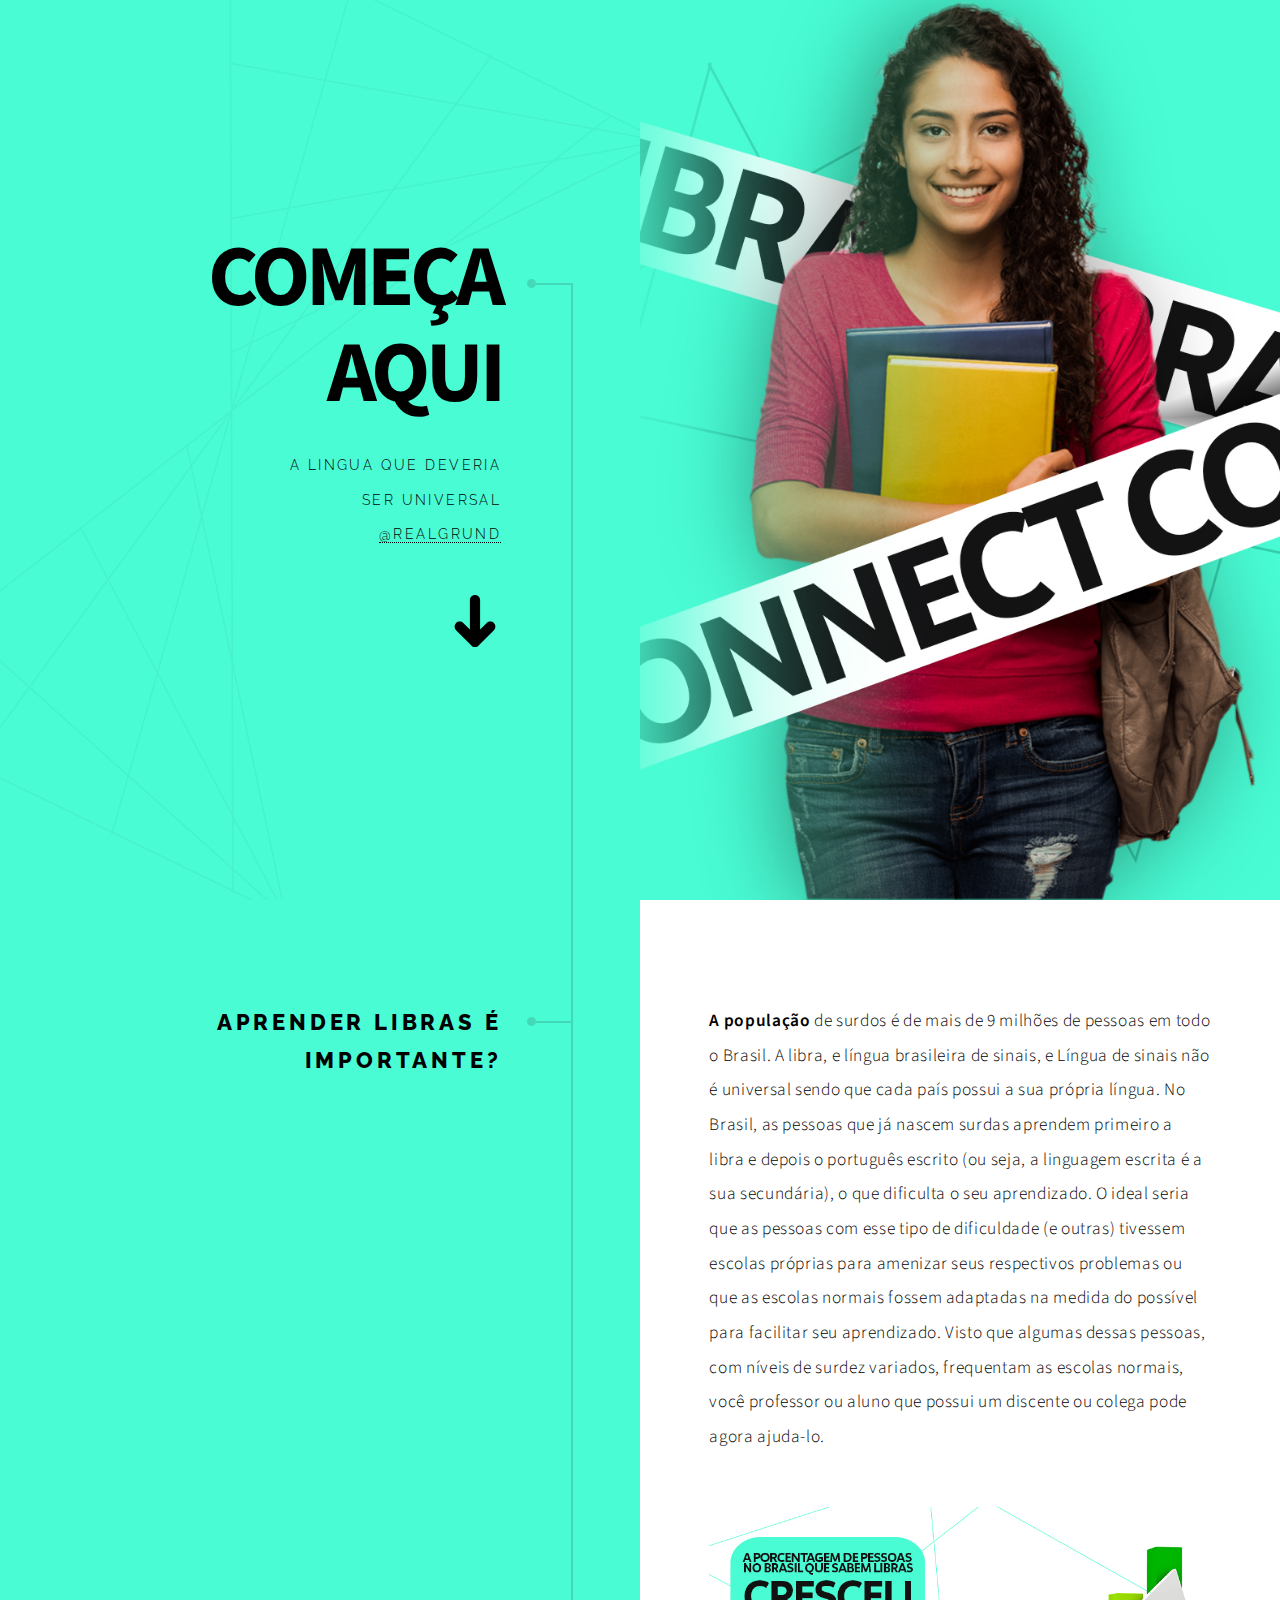
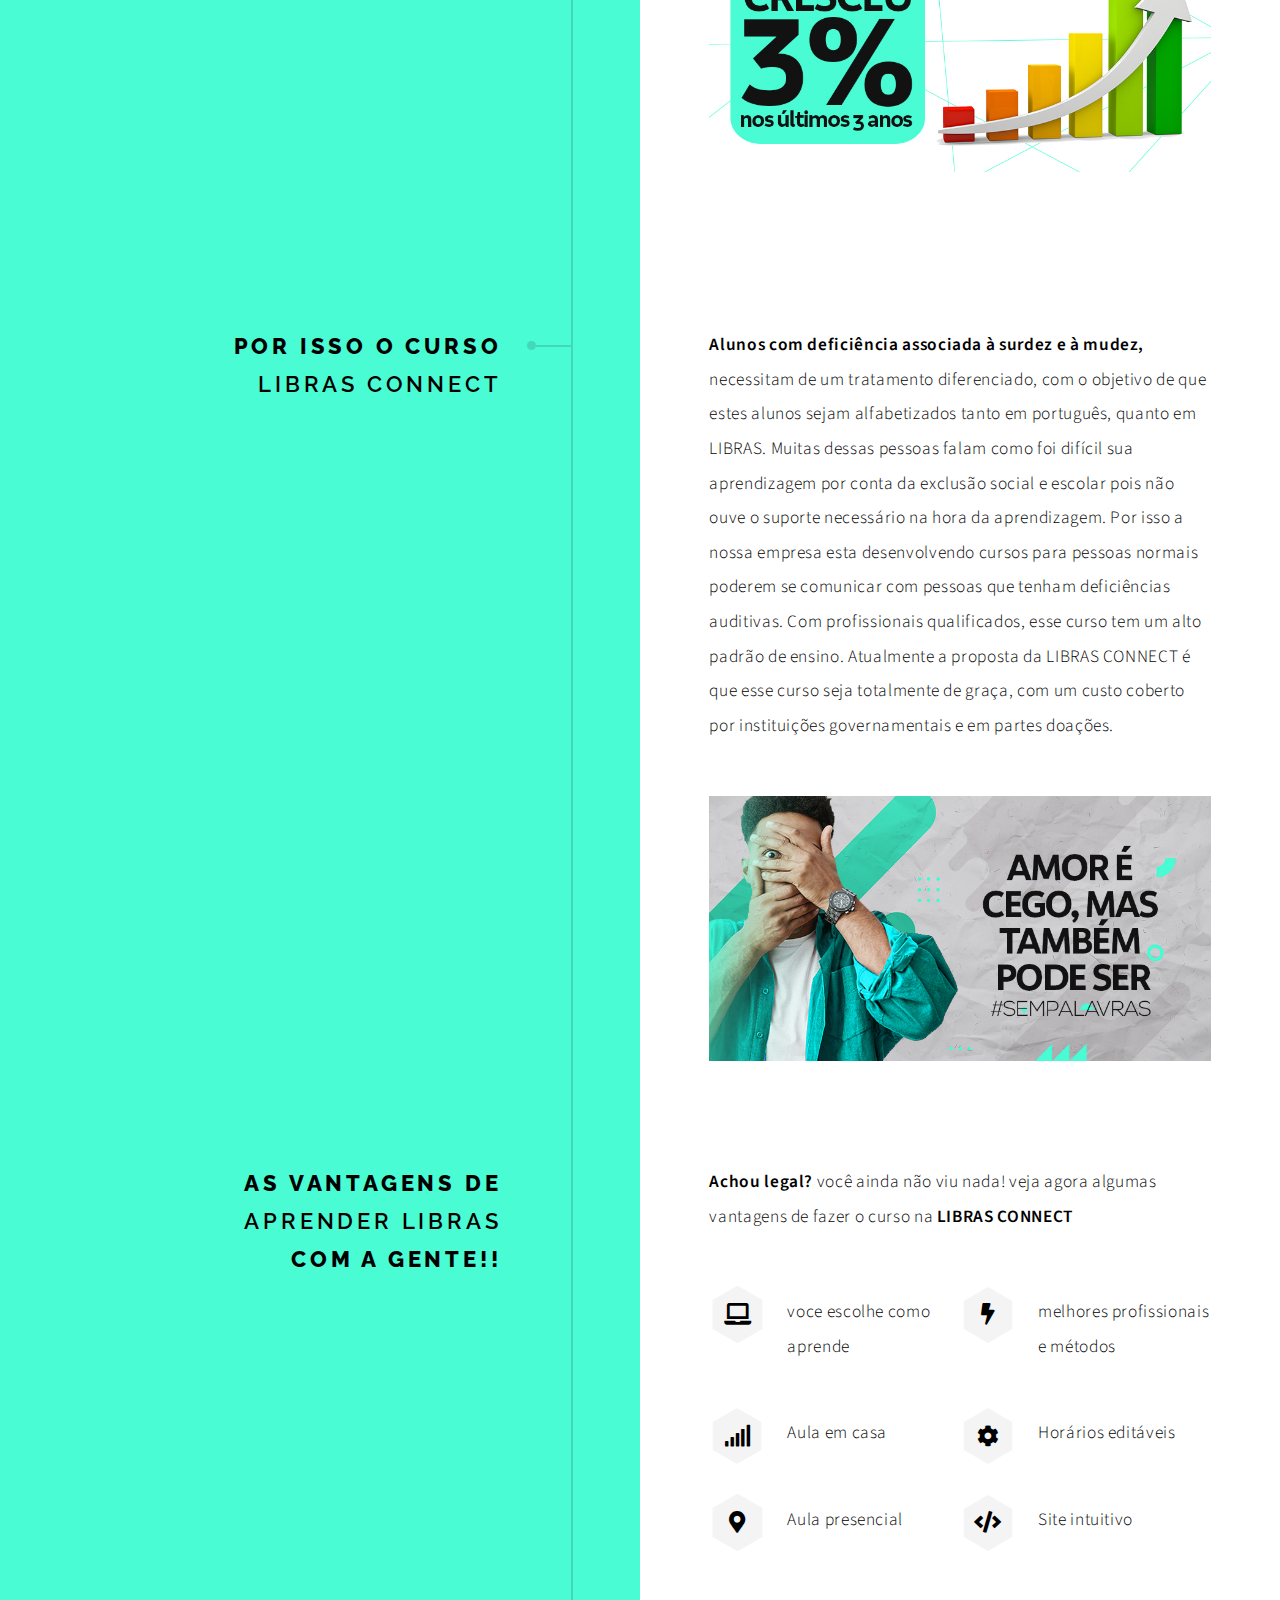
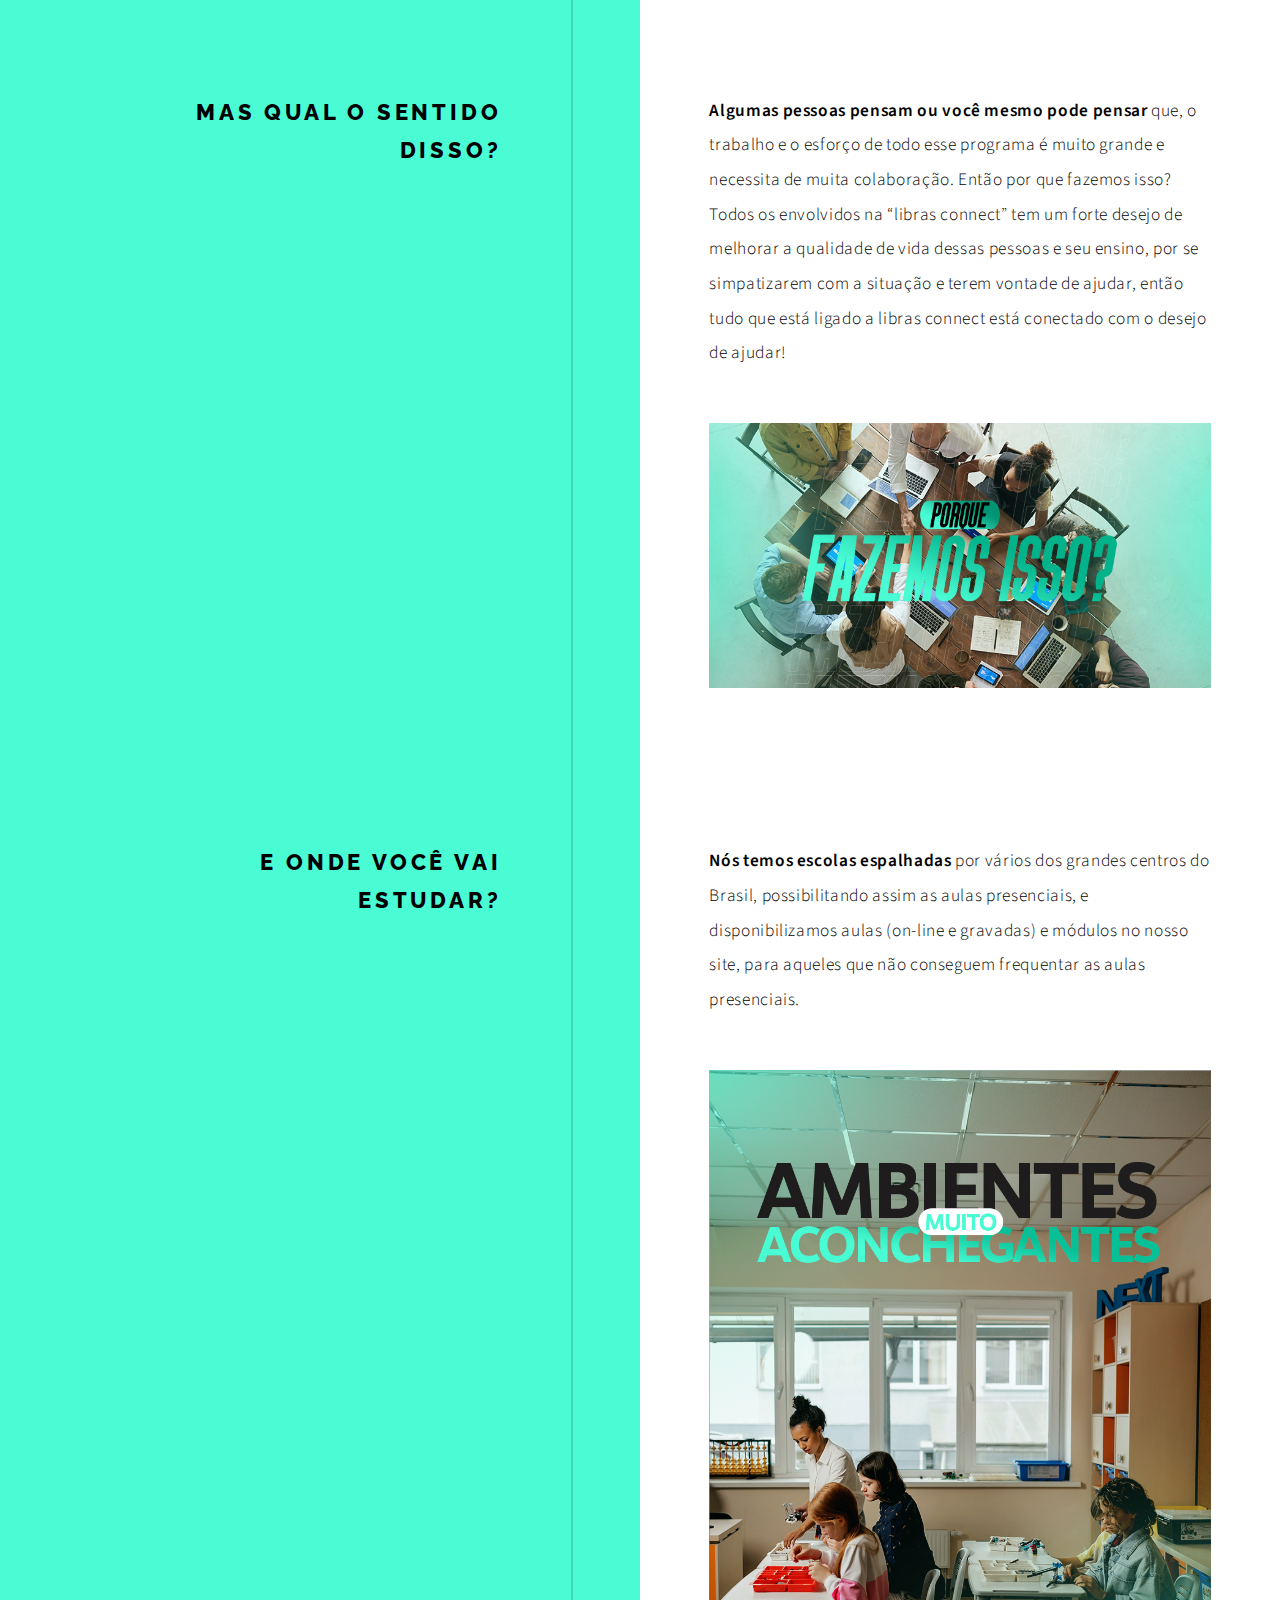
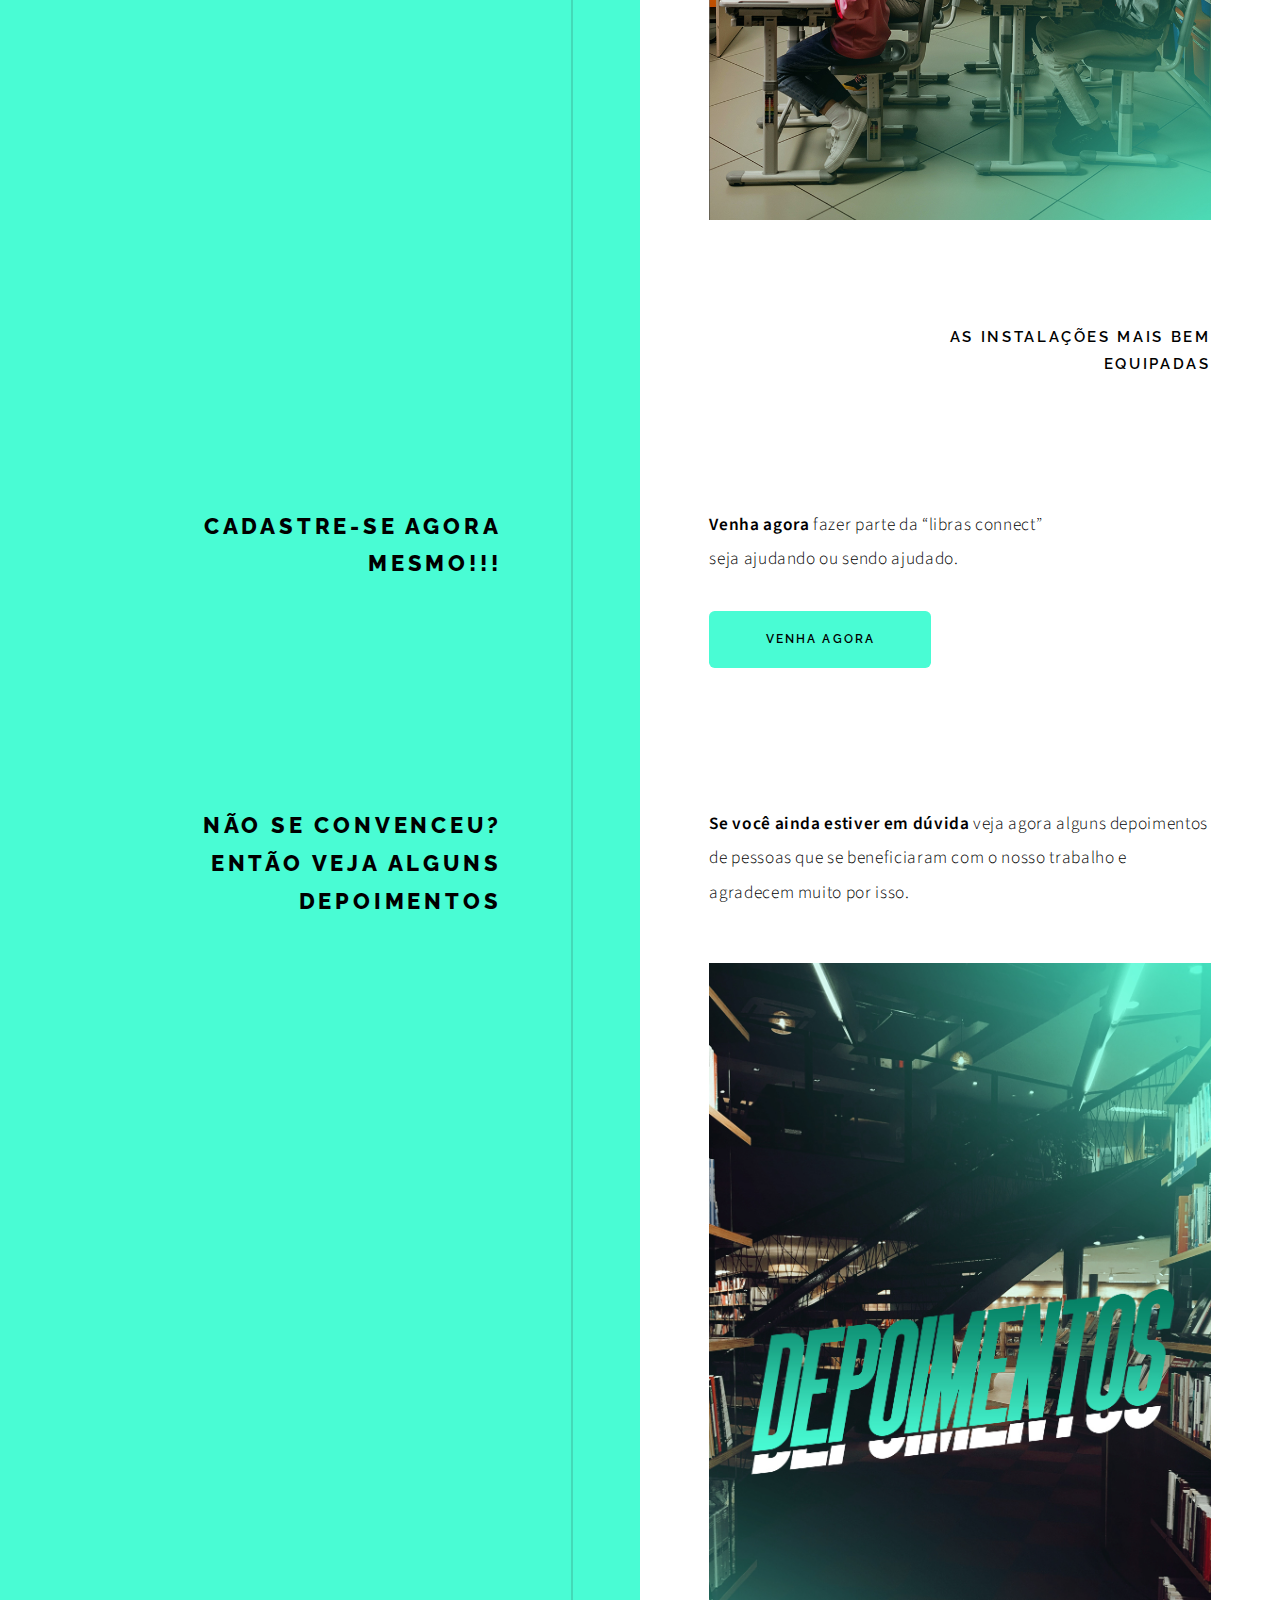
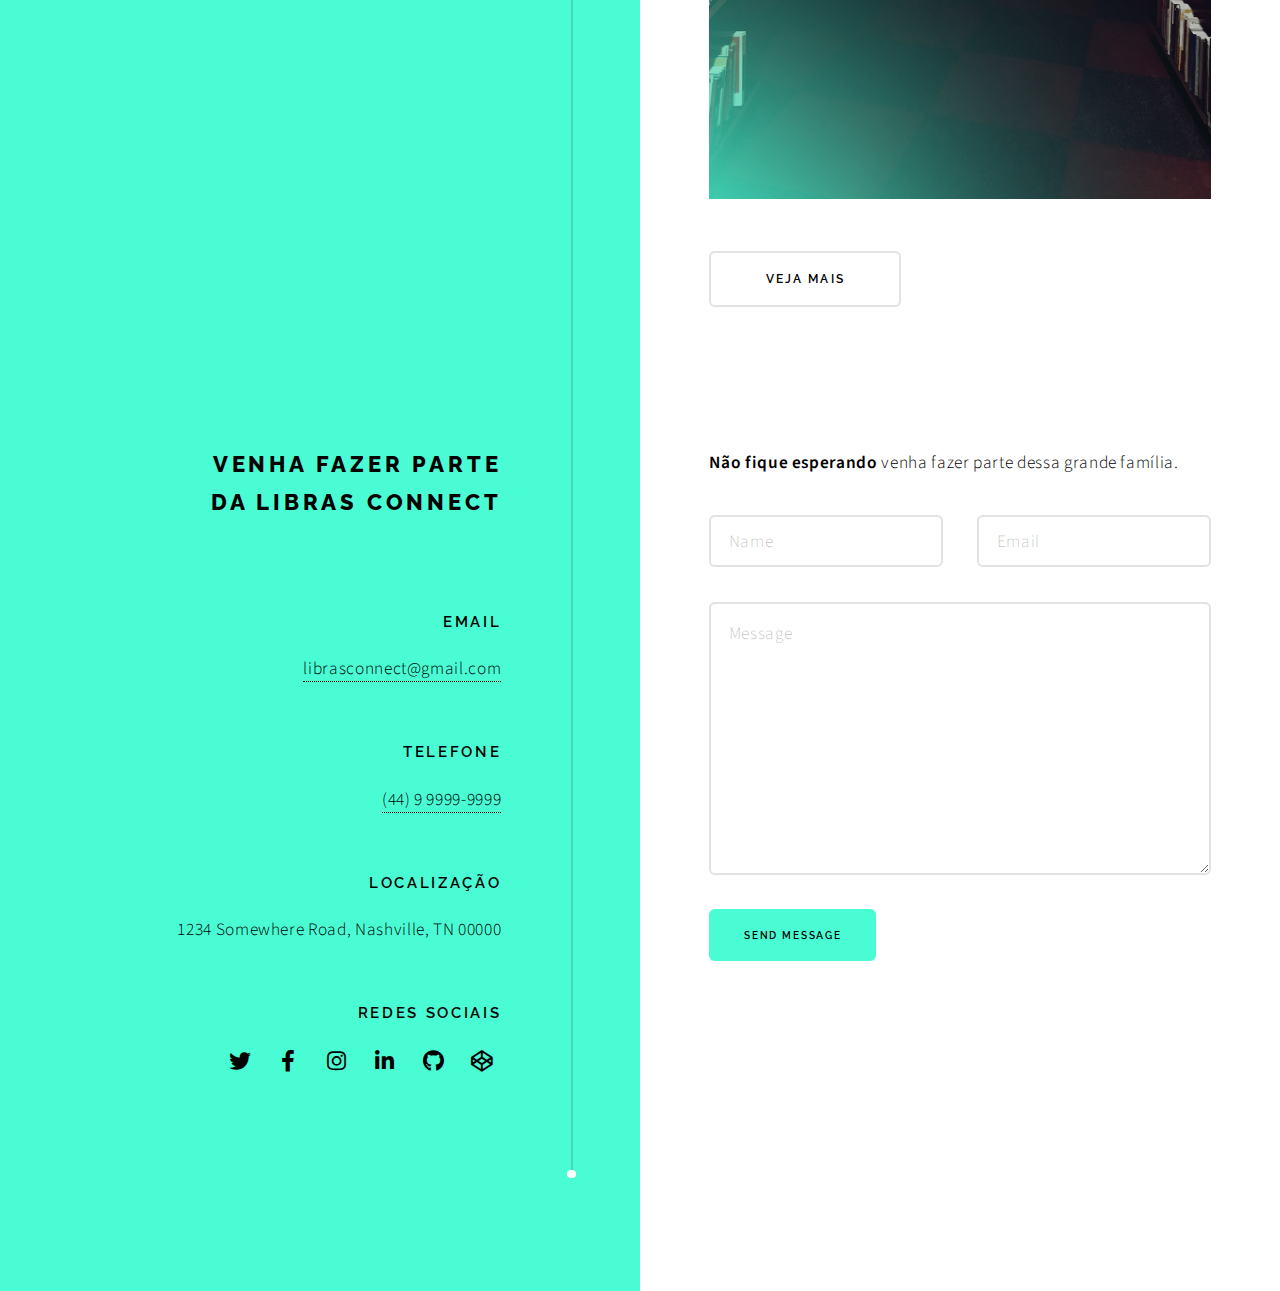
<file: index.html>
<!DOCTYPE HTML>
<!--
	Paradigm Shift by HTML5 UP
	html5up.net | @ajlkn
	Free for personal and commercial use under the CCA 3.0 license (html5up.net/license)
-->
<html>
	<head>
		<title>libras connect</title>
		<meta charset="utf-8" />
		<meta name="viewport" content="width=device-width, initial-scale=1, user-scalable=no" />
		<meta name="description" content="" />
		<meta name="keywords" content="" />
		<link rel="stylesheet" href="assets/css/main.css" />
	</head>
	<body class="is-preload">

		<!-- Wrapper -->
			<div id="wrapper">

				<!-- Intro -->
					<section class="intro">
						<header>
							<h1>COMEÇA AQUI</h1>
							<p>A LINGUA QUE DEVERIA<br> SER UNIVERSAL<br> <a href="https://www.instagram.com/realgrund/">@REALGRUND</a> </p>
							<ul class="actions">
								<li><a href="#first" class="arrow scrolly"><span class="label">Next</span></a></li>
							</ul>
						</header>
						<div class="content">
							<span class="image fill" data-position="center"><img src="images/pic01.jpg" alt="" /></span>
						</div>
					</section>

				<!-- Section -->
					<section id="first">
						<header>
							<h2>Aprender libras é importante?</h2>
						</header>
						<div class="content">
							<p><strong>A população</strong>  de surdos é de mais de 9 milhões de pessoas em todo o Brasil. A libra, e língua brasileira de sinais, e Língua de sinais não é universal sendo que cada país possui a sua própria língua. No Brasil, as pessoas que já nascem surdas aprendem primeiro a libra e depois o português escrito (ou seja, a linguagem escrita é a sua secundária), o que dificulta o seu aprendizado. O ideal seria que as pessoas com esse tipo de dificuldade (e outras) tivessem escolas próprias para amenizar seus respectivos problemas ou que as escolas normais fossem adaptadas na medida do possível para facilitar seu aprendizado. Visto que algumas dessas pessoas, com níveis de surdez variados, frequentam as escolas normais, você professor ou aluno que possui um discente ou colega pode agora ajuda-lo.</p>
							<span class="image main"><img src="images/pic03.jpg" alt="" /></span>
						</div>
					</section>

				

				<!-- Section -->
					<section>
						<header>
							<h2>por isso o curso <strong>Libras Connect</strong></h2>
						</header>
						<div class="content">
							<p><strong>Alunos com deficiência associada à surdez e à mudez,</strong> necessitam de um tratamento diferenciado, com o objetivo de que estes alunos sejam alfabetizados tanto em português, quanto em LIBRAS.
Muitas dessas pessoas falam como foi difícil sua aprendizagem por conta da exclusão social e escolar pois não ouve o suporte necessário na hora da aprendizagem.
Por isso a nossa empresa esta desenvolvendo cursos para pessoas normais poderem se comunicar com pessoas que tenham deficiências auditivas.

Com profissionais qualificados, esse curso tem um alto padrão de ensino. Atualmente a proposta da LIBRAS CONNECT é que esse curso seja totalmente de graça, com um custo coberto por instituições governamentais e em partes doações.</p>
							<span class="image main"><img src="images/pic02.jpg" alt="" /></span>

							<!-- Section -->
					<section>
						<header>
							<h2>As vantagens de <strong>aprender libras</strong> com a gente!!</h2>
						</header>
						<div class="content">
							<p><strong>Achou legal?</strong> você ainda não viu nada! veja agora algumas vantagens de fazer o curso na <STRONG>LIBRAS CONNECT</STRONG></p>
							<ul class="feature-icons">
								<li class="icon solid fa-laptop">voce escolhe como aprende</li>
								<li class="icon solid fa-bolt">melhores profissionais e métodos</li>
								<li class="icon solid fa-signal">Aula em casa</li>
								<li class="icon solid fa-cog">Horários editáveis</li>
								<li class="icon solid fa-map-marker-alt">Aula presencial</li>
								<li class="icon solid fa-code">Site intuitivo</li>
							</ul>
							
						</div>
					</section>

							<!-- Section -->
					<section id="first">
						<header>
							<h2>Mas qual o sentido disso?</h2>
						</header>
						<div class="content">
							<p><strong>Algumas pessoas pensam ou você mesmo pode pensar</strong> que, o trabalho e o esforço de todo esse programa é muito grande e necessita de muita colaboração. Então por que fazemos isso? Todos os envolvidos na “libras connect” tem um forte desejo de melhorar a qualidade de vida dessas pessoas e seu ensino, por se simpatizarem com a situação e terem vontade de ajudar, então tudo que está ligado a libras connect está conectado com o desejo de ajudar!</p>
							<span class="image main"><img src="images/pic04.jpg" alt="" /></span>
						</div>
					</section>
							<!-- Section -->

					<section>
						<header>
							<h2>E onde você vai estudar?</h2>
						</header>
						<div class="content">
							<p><strong>Nós temos escolas espalhadas</strong>  por vários dos grandes centros do Brasil, possibilitando assim as aulas presenciais, e disponibilizamos aulas (on-line e gravadas) e módulos no nosso site, para aqueles que não conseguem  frequentar as aulas presenciais.</p>
							<span class="image main"><img src="images/gallery/fulls/02.jpg" alt="" /></span>
						
							<!-- Section -->
								<section>
									<header>
										<h3>As instalações mais bem equipadas</h3>
										
									</header>
								</section>

						</div>
					</section>

				<!-- Section -->
					<section>
						<header>
							<h2>CADASTRE-SE AGORA MESMO!!!</h2>
						</header>
						<div class="content">
							<p><strong>Venha agora</strong> fazer parte da “libras connect”<br> seja ajudando ou sendo ajudado.</p>
							<ul class="actions">
								<li><a href="https://www.instagram.com/realgrund/" class="button primary large">VENHA AGORA</a></li>
								
							</ul>
						</div>
					</section>

				<!-- Elements -->
				<!--
					<section>
						<header>
							<h2>Elements</h2>
						</header>
						<div class="content">

							<section>
								<header>
									<h3>Text</h3>
								</header>
								<div class="content">
									<p>This is <b>bold</b> and this is <strong>strong</strong>. This is <i>italic</i> and this is <em>emphasized</em>.
									This is <sup>superscript</sup> text and this is <sub>subscript</sub> text.
									This is <u>underlined</u> and this is code: <code>for (;;) { ... }</code>. Finally, <a href="#">this is a link</a>.</p>
									<hr />
									<h2>Heading Level 2</h2>
									<h3>Heading Level 3</h3>
									<h4>Heading Level 4</h4>
									<h5>Heading Level 5</h5>
									<hr />
									<h5>Blockquote</h5>
									<blockquote>Fringilla nisl. Donec accumsan interdum nisi, quis tincidunt felis sagittis eget tempus euismod. Vestibulum ante ipsum primis in faucibus vestibulum. Blandit adipiscing eu felis iaculis volutpat ac adipiscing accumsan faucibus. Vestibulum ante ipsum primis in faucibus lorem ipsum dolor sit amet nullam adipiscing eu felis.</blockquote>
									<h5>Preformatted</h5>
									<pre><code>i = 0;

while (!deck.isInOrder()) {
  print 'Iteration ' + i;
  deck.shuffle();
  i++;
}

print 'Sorted in ' + i + ' iterations.';</code></pre>
								</div>
							</section>

							<section>
								<header>
									<h3>Lists</h3>
								</header>
								<div class="content">

									<h4>Unordered</h4>
									<ul>
										<li>Dolor pulvinar etiam.</li>
										<li>Sagittis adipiscing.</li>
										<li>Felis enim feugiat.</li>
									</ul>

									<h4>Alternate</h4>
									<ul class="alt">
										<li>Dolor pulvinar etiam.</li>
										<li>Sagittis adipiscing.</li>
										<li>Felis enim feugiat.</li>
									</ul>

									<h4>Ordered</h4>
									<ol>
										<li>Dolor pulvinar etiam.</li>
										<li>Etiam vel felis viverra.</li>
										<li>Felis enim feugiat.</li>
										<li>Dolor pulvinar etiam.</li>
										<li>Etiam vel felis lorem.</li>
										<li>Felis enim et feugiat.</li>
									</ol>
									<h4>Icons</h4>
									<ul class="icons">
										<li><a href="#" class="icon brands fa-twitter"><span class="label">Twitter</span></a></li>
										<li><a href="#" class="icon brands fa-facebook-f"><span class="label">Facebook</span></a></li>
										<li><a href="#" class="icon brands fa-instagram"><span class="label">Instagram</span></a></li>
										<li><a href="#" class="icon brands fa-github"><span class="label">Github</span></a></li>
									</ul>

									<h4>Actions</h4>
									<ul class="actions">
										<li><a href="#" class="button primary">Default</a></li>
										<li><a href="#" class="button">Default</a></li>
									</ul>
									<ul class="actions stacked">
										<li><a href="#" class="button primary">Default</a></li>
										<li><a href="#" class="button">Default</a></li>
									</ul>
								</div>
							</section>

							<section>
								<header>
									<h3>Table</h3>
								</header>
								<div class="content">
									<h4>Default</h4>
									<div class="table-wrapper">
										<table>
											<thead>
												<tr>
													<th>Name</th>
													<th>Description</th>
													<th>Price</th>
												</tr>
											</thead>
											<tbody>
												<tr>
													<td>Item One</td>
													<td>Ante turpis integer aliquet porttitor.</td>
													<td>29.99</td>
												</tr>
												<tr>
													<td>Item Two</td>
													<td>Vis ac commodo adipiscing arcu aliquet.</td>
													<td>19.99</td>
												</tr>
												<tr>
													<td>Item Three</td>
													<td> Morbi faucibus arcu accumsan lorem.</td>
													<td>29.99</td>
												</tr>
												<tr>
													<td>Item Four</td>
													<td>Vitae integer tempus condimentum.</td>
													<td>19.99</td>
												</tr>
												<tr>
													<td>Item Five</td>
													<td>Ante turpis integer aliquet porttitor.</td>
													<td>29.99</td>
												</tr>
											</tbody>
											<tfoot>
												<tr>
													<td colspan="2"></td>
													<td>100.00</td>
												</tr>
											</tfoot>
										</table>
									</div>

									<h4>Alternate</h4>
									<div class="table-wrapper">
										<table class="alt">
											<thead>
												<tr>
													<th>Name</th>
													<th>Description</th>
													<th>Price</th>
												</tr>
											</thead>
											<tbody>
												<tr>
													<td>Item One</td>
													<td>Ante turpis integer aliquet porttitor.</td>
													<td>29.99</td>
												</tr>
												<tr>
													<td>Item Two</td>
													<td>Vis ac commodo adipiscing arcu aliquet.</td>
													<td>19.99</td>
												</tr>
												<tr>
													<td>Item Three</td>
													<td> Morbi faucibus arcu accumsan lorem.</td>
													<td>29.99</td>
												</tr>
												<tr>
													<td>Item Four</td>
													<td>Vitae integer tempus condimentum.</td>
													<td>19.99</td>
												</tr>
												<tr>
													<td>Item Five</td>
													<td>Ante turpis integer aliquet porttitor.</td>
													<td>29.99</td>
												</tr>
											</tbody>
											<tfoot>
												<tr>
													<td colspan="2"></td>
													<td>100.00</td>
												</tr>
											</tfoot>
										</table>
									</div>
								</div>
							</section>

							<section>
								<header>
									<h3>Buttons</h3>
								</header>
								<div class="content">
									<ul class="actions">
										<li><a href="#" class="button primary">Primary</a></li>
										<li><a href="#" class="button">Default</a></li>
									</ul>
									<ul class="actions">
										<li><a href="#" class="button large">Large</a></li>
										<li><a href="#" class="button">Default</a></li>
										<li><a href="#" class="button small">Small</a></li>
									</ul>
									<ul class="actions">
										<li><a href="#" class="button primary icon solid fa-download">Icon</a></li>
										<li><a href="#" class="button icon solid fa-download">Icon</a></li>
									</ul>
									<ul class="actions">
										<li><span class="button primary disabled">Disabled</span></li>
										<li><span class="button disabled">Disabled</span></li>
									</ul>
								</div>
							</section>

							<section>
								<header>
									<h3>Form</h3>
								</header>
								<div class="content">
									<form method="post" action="#">
										<div class="fields">
											<div class="field half">
												<label for="demo-name">Name</label>
												<input type="text" name="demo-name" id="demo-name" value="" placeholder="Jane Doe" />
											</div>
											<div class="field half">
												<label for="demo-email">Email</label>
												<input type="email" name="demo-email" id="demo-email" value="" placeholder="jane@untitled.tld" />
											</div>
											<div class="field">
												<label for="demo-category">Category</label>
												<select name="demo-category" id="demo-category">
													<option value="">-</option>
													<option value="1">Manufacturing</option>
													<option value="1">Shipping</option>
													<option value="1">Administration</option>
													<option value="1">Human Resources</option>
												</select>
											</div>
											<div class="field half">
												<input type="radio" id="demo-priority-low" name="demo-priority" checked>
												<label for="demo-priority-low">Low</label>
											</div>
											<div class="field half">
												<input type="radio" id="demo-priority-high" name="demo-priority">
												<label for="demo-priority-high">High</label>
											</div>
											<div class="field half">
												<input type="checkbox" id="demo-copy" name="demo-copy">
												<label for="demo-copy">Email me a copy</label>
											</div>
											<div class="field half">
												<input type="checkbox" id="demo-human" name="demo-human" checked>
												<label for="demo-human">Not a robot</label>
											</div>
											<div class="field">
												<label for="demo-message">Message</label>
												<textarea name="demo-message" id="demo-message" placeholder="Enter your message" rows="6"></textarea>
											</div>
										</div>
										<ul class="actions">
											<li><input type="submit" value="Send Message" class="primary" /></li>
											<li><input type="reset" value="Reset" /></li>
										</ul>
									</form>
								</div>
							</section>

						</div>
					</section>
				-->

				<!-- Section -->

				<!-- Section -->
					<section id="first">
						<header>
							<h2>Não se convenceu? então veja alguns depoimentos</h2>
						</header>
						<div class="content">
							<p><strong>Se você ainda estiver em dúvida </strong> veja agora alguns depoimentos de pessoas que se beneficiaram com o nosso trabalho e agradecem muito por isso.</p>
							<span class="image main"><img src="images/gallery/fulls/03.jpg" alt="" /></span>
							<ul class="actions">
								<li><a href="depoimentos.html" class="button large">Veja Mais</a></li>
							</ul>
						</div>

					</section>

					<section>
						<header>
							<h2>VENHA FAZER PARTE DA LIBRAS CONNECT</h2>
						</header>
						<div class="content">
							<p><strong>Não fique esperando</strong> venha fazer parte dessa grande família.
							</p>
							<form>
								<div class="fields">
									<div class="field half">
										<input type="text" name="name" id="name" placeholder="Name" />
									</div>
									<div class="field half">
										<input type="email" name="email" id="email" placeholder="Email" />
									</div>
									<div class="field">
										<textarea name="message" id="message" placeholder="Message" rows="7"></textarea>
									</div>
								</div>
								<ul class="actions">
									<li><input type="submit" value="Send Message" class="button primary" /></li>
								</ul>
							</form>
						</div>
						<footer>
							<ul class="items">
								<li>
									<h3>Email</h3>
									<a href="#">librasconnect@gmail.com</a>
								</li>
								<li>
									<h3>Telefone</h3>
									<a href="#">(44) 9 9999-9999</a>
								</li>
								<li>
									<h3>localização</h3>
									<span>1234 Somewhere Road, Nashville, TN 00000</span>
								</li>
								<li>
									<h3>redes sociais</h3>
									<ul class="icons">
										<li><a href="#" class="icon brands fa-twitter"><span class="label">Twitter</span></a></li>
										<li><a href="#" class="icon brands fa-facebook-f"><span class="label">Facebook</span></a></li>
										<li><a href="#" class="icon brands fa-instagram"><span class="label">Instagram</span></a></li>
										<li><a href="#" class="icon brands fa-linkedin-in"><span class="label">LinkedIn</span></a></li>
										<li><a href="#" class="icon brands fa-github"><span class="label">GitHub</span></a></li>
										<li><a href="#" class="icon brands fa-codepen"><span class="label">Codepen</span></a></li>
									</ul>
								</li>
							</ul>
						</footer>
					</section>

				<!-- Copyright -->
					<div class="copyright">&copy; Untitled. All rights reserved. Design: <a href="https://html5up.net">HTML5 UP</a>.</div>

			</div>

		<!-- Scripts -->
			<script src="assets/js/jquery.min.js"></script>
			<script src="assets/js/jquery.scrolly.min.js"></script>
			<script src="assets/js/browser.min.js"></script>
			<script src="assets/js/breakpoints.min.js"></script>
			<script src="assets/js/util.js"></script>
			<script src="assets/js/main.js"></script>

	</body>
</html>
</file>
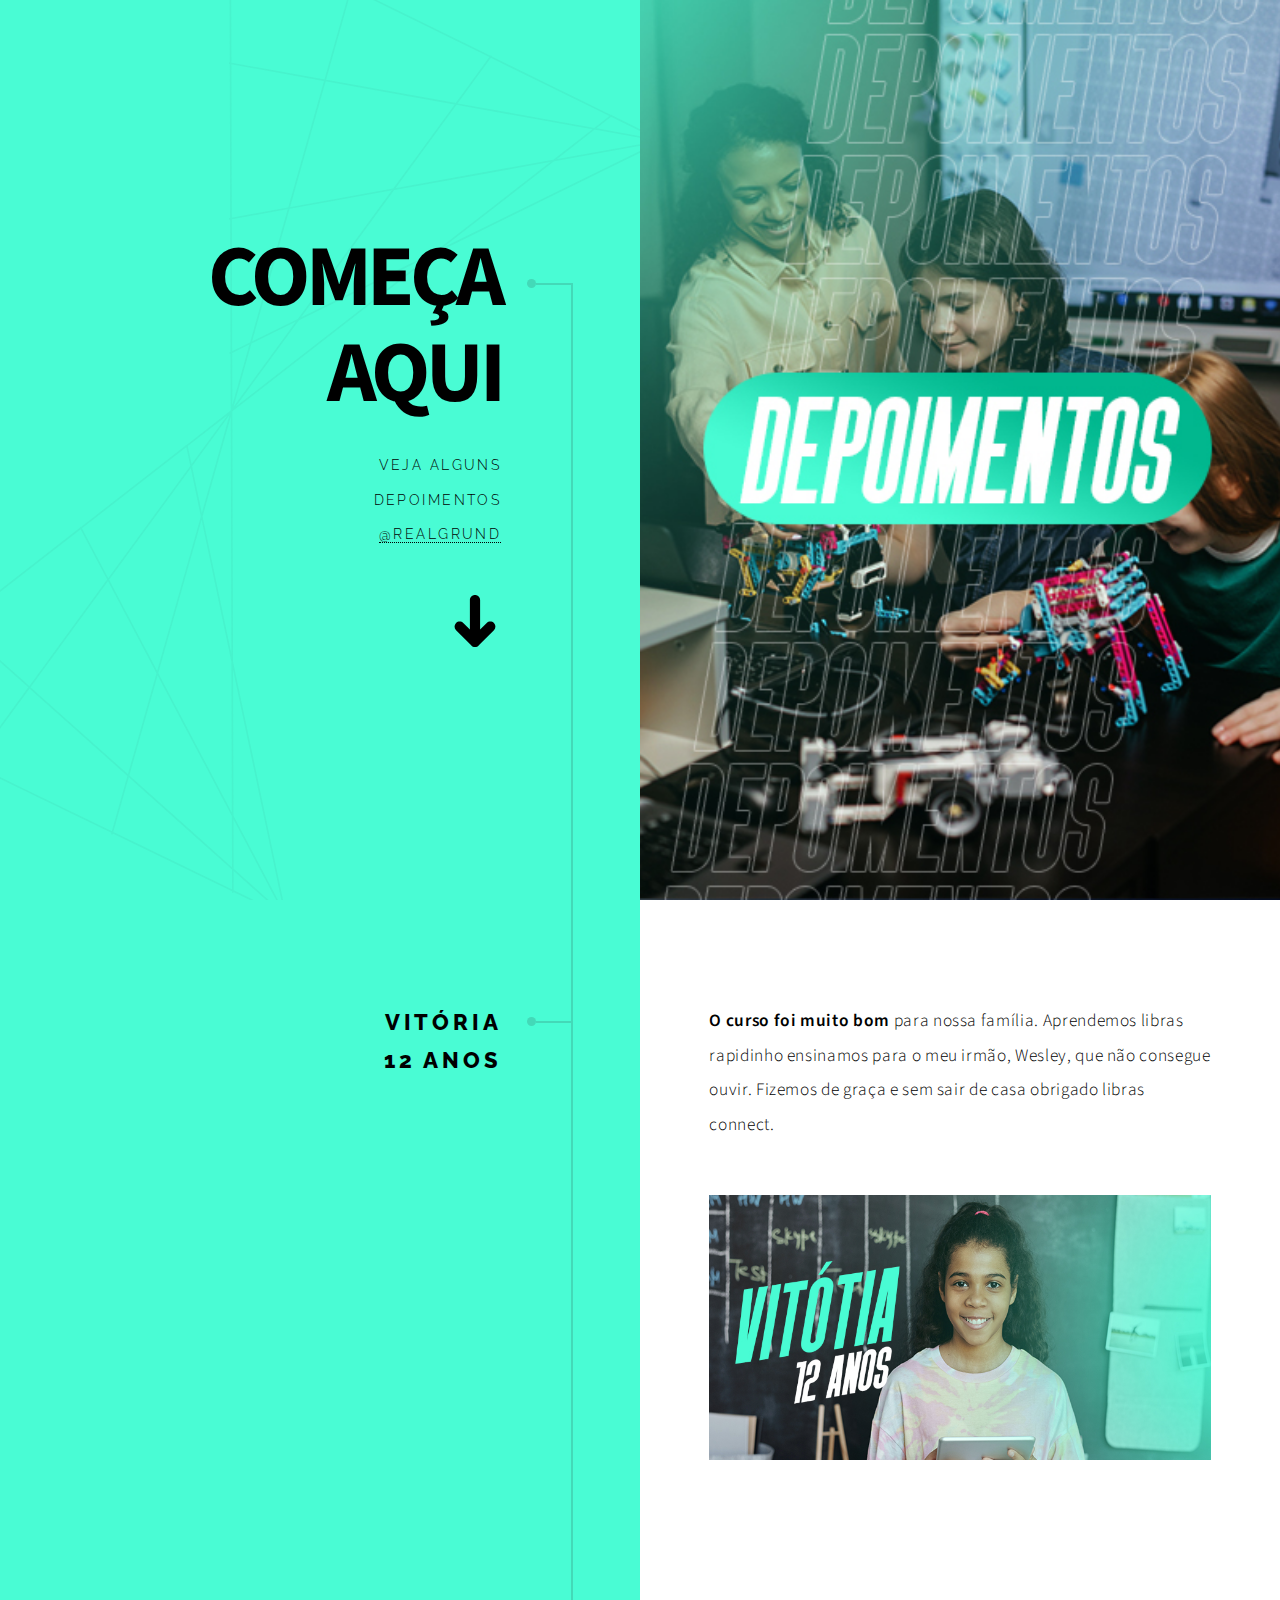
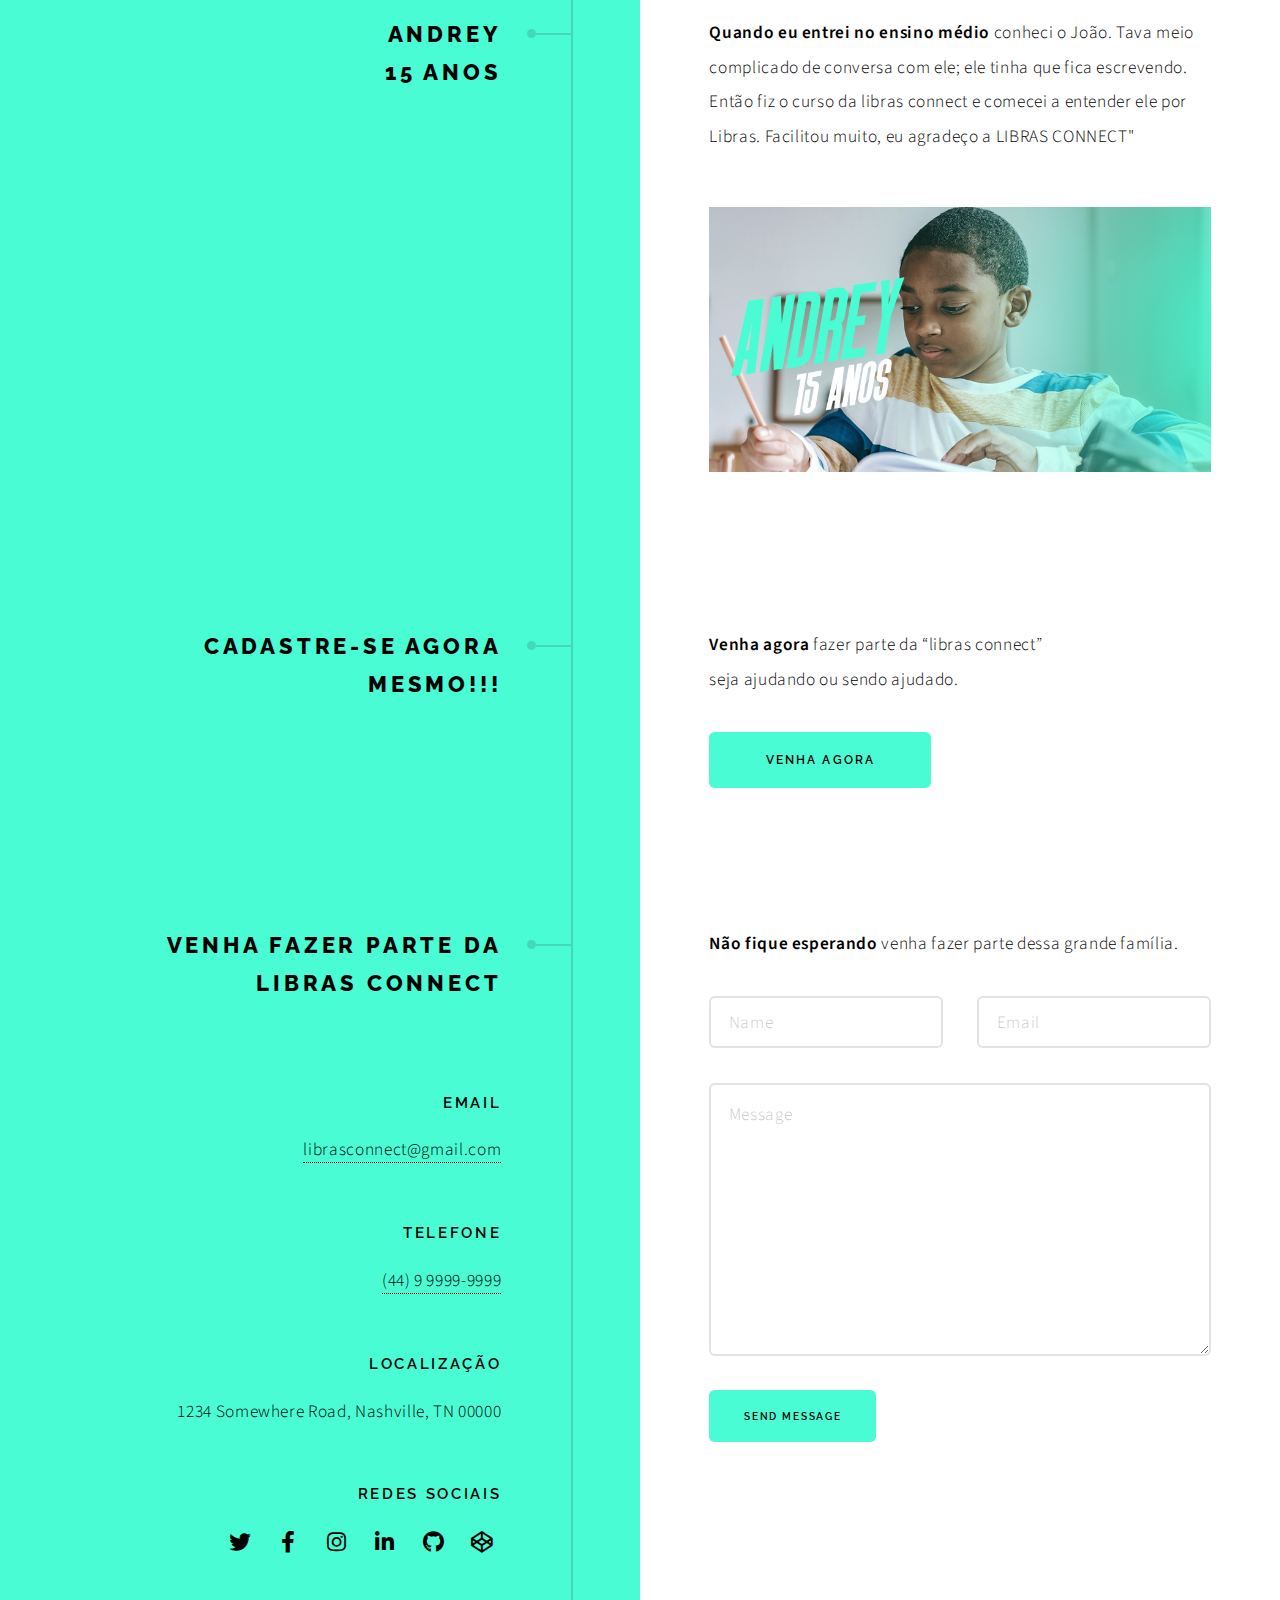
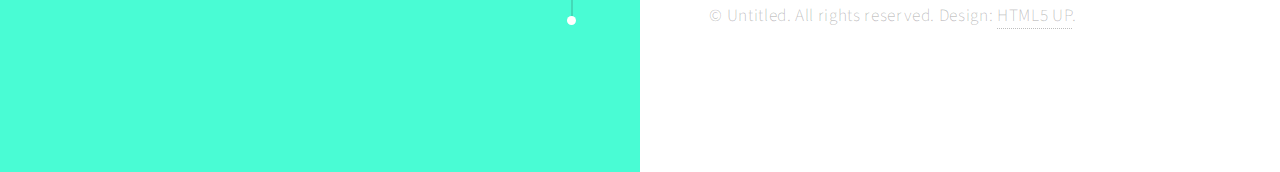
<file: depoimentos.html>
<!DOCTYPE HTML>
<!--
	Paradigm Shift by HTML5 UP
	html5up.net | @ajlkn
	Free for personal and commercial use under the CCA 3.0 license (html5up.net/license)
-->
<html>
	<head>
		<title>libras connect/Depoimentos</title>
		<meta charset="utf-8" />
		<meta name="viewport" content="width=device-width, initial-scale=1, user-scalable=no" />
		<meta name="description" content="" />
		<meta name="keywords" content="" />
		<link rel="stylesheet" href="assets/css/main.css" />
	</head>
	<body class="is-preload">

		<!-- Wrapper -->
			<div id="wrapper">

<!-- Intro -->
					<section class="intro">
						<header>
							<h1>COMEÇA AQUI</h1>
							<p>veja alguns<br> depoimentos<br> <a href="https://www.instagram.com/realgrund/">@REALGRUND</a> </p>
							<ul class="actions">
								<li><a href="#first" class="arrow scrolly"><span class="label">Next</span></a></li>
							</ul>
						</header>
						<div class="content">
							<span class="image fill" data-position="center"><img src="images/06.jpg" alt="" /></span>
						</div>
					</section>

				<!-- Section -->
					<section id="first">
						<header>
							<h2>Vitória<br> 12 anos</h2>
						</header>
						<div class="content">
							<p><strong>O curso foi muito bom</strong> para nossa família. Aprendemos libras rapidinho ensinamos para o meu irmão, Wesley, que não consegue ouvir. Fizemos de graça e sem sair de casa obrigado libras connect.</p>
							<span class="image main"><img src="images/pic05.jpg" alt="" /></span>
						</div>
					</section>

									<!-- Section -->
					<section id="first">
						<header>
							<h2>Andrey<br> 15 anos</h2>
						</header>
						<div class="content">
							<p><strong>Quando eu entrei no ensino médio</strong> conheci o João. Tava meio complicado de conversa com ele; ele tinha que fica escrevendo. Então fiz o curso da libras connect e comecei a entender ele por Libras. Facilitou muito, eu agradeço a LIBRAS CONNECT"</p>
							<span class="image main"><img src="images/pic06.jpg" alt="" /></span>
						</div>
					</section>

				

				<!-- Section -->
					<section>
						<header>
							<h2>CADASTRE-SE AGORA MESMO!!!</h2>
						</header>
						<div class="content">
							<p><strong>Venha agora</strong> fazer parte da “libras connect”<br> seja ajudando ou sendo ajudado.</p>
							<ul class="actions">
								<li><a href="https://www.instagram.com/realgrund/" class="button primary large">VENHA AGORA</a></li>
								
							</ul>
						</div>
					</section>

				<!-- Elements -->
				<!--
					<section>
						<header>
							<h2>Elements</h2>
						</header>
						<div class="content">

							<section>
								<header>
									<h3>Text</h3>
								</header>
								<div class="content">
									<p>This is <b>bold</b> and this is <strong>strong</strong>. This is <i>italic</i> and this is <em>emphasized</em>.
									This is <sup>superscript</sup> text and this is <sub>subscript</sub> text.
									This is <u>underlined</u> and this is code: <code>for (;;) { ... }</code>. Finally, <a href="#">this is a link</a>.</p>
									<hr />
									<h2>Heading Level 2</h2>
									<h3>Heading Level 3</h3>
									<h4>Heading Level 4</h4>
									<h5>Heading Level 5</h5>
									<hr />
									<h5>Blockquote</h5>
									<blockquote>Fringilla nisl. Donec accumsan interdum nisi, quis tincidunt felis sagittis eget tempus euismod. Vestibulum ante ipsum primis in faucibus vestibulum. Blandit adipiscing eu felis iaculis volutpat ac adipiscing accumsan faucibus. Vestibulum ante ipsum primis in faucibus lorem ipsum dolor sit amet nullam adipiscing eu felis.</blockquote>
									<h5>Preformatted</h5>
									<pre><code>i = 0;

while (!deck.isInOrder()) {
  print 'Iteration ' + i;
  deck.shuffle();
  i++;
}

print 'Sorted in ' + i + ' iterations.';</code></pre>
								</div>
							</section>

							<section>
								<header>
									<h3>Lists</h3>
								</header>
								<div class="content">

									<h4>Unordered</h4>
									<ul>
										<li>Dolor pulvinar etiam.</li>
										<li>Sagittis adipiscing.</li>
										<li>Felis enim feugiat.</li>
									</ul>

									<h4>Alternate</h4>
									<ul class="alt">
										<li>Dolor pulvinar etiam.</li>
										<li>Sagittis adipiscing.</li>
										<li>Felis enim feugiat.</li>
									</ul>

									<h4>Ordered</h4>
									<ol>
										<li>Dolor pulvinar etiam.</li>
										<li>Etiam vel felis viverra.</li>
										<li>Felis enim feugiat.</li>
										<li>Dolor pulvinar etiam.</li>
										<li>Etiam vel felis lorem.</li>
										<li>Felis enim et feugiat.</li>
									</ol>
									<h4>Icons</h4>
									<ul class="icons">
										<li><a href="#" class="icon brands fa-twitter"><span class="label">Twitter</span></a></li>
										<li><a href="#" class="icon brands fa-facebook-f"><span class="label">Facebook</span></a></li>
										<li><a href="#" class="icon brands fa-instagram"><span class="label">Instagram</span></a></li>
										<li><a href="#" class="icon brands fa-github"><span class="label">Github</span></a></li>
									</ul>

									<h4>Actions</h4>
									<ul class="actions">
										<li><a href="#" class="button primary">Default</a></li>
										<li><a href="#" class="button">Default</a></li>
									</ul>
									<ul class="actions stacked">
										<li><a href="#" class="button primary">Default</a></li>
										<li><a href="#" class="button">Default</a></li>
									</ul>
								</div>
							</section>

							<section>
								<header>
									<h3>Table</h3>
								</header>
								<div class="content">
									<h4>Default</h4>
									<div class="table-wrapper">
										<table>
											<thead>
												<tr>
													<th>Name</th>
													<th>Description</th>
													<th>Price</th>
												</tr>
											</thead>
											<tbody>
												<tr>
													<td>Item One</td>
													<td>Ante turpis integer aliquet porttitor.</td>
													<td>29.99</td>
												</tr>
												<tr>
													<td>Item Two</td>
													<td>Vis ac commodo adipiscing arcu aliquet.</td>
													<td>19.99</td>
												</tr>
												<tr>
													<td>Item Three</td>
													<td> Morbi faucibus arcu accumsan lorem.</td>
													<td>29.99</td>
												</tr>
												<tr>
													<td>Item Four</td>
													<td>Vitae integer tempus condimentum.</td>
													<td>19.99</td>
												</tr>
												<tr>
													<td>Item Five</td>
													<td>Ante turpis integer aliquet porttitor.</td>
													<td>29.99</td>
												</tr>
											</tbody>
											<tfoot>
												<tr>
													<td colspan="2"></td>
													<td>100.00</td>
												</tr>
											</tfoot>
										</table>
									</div>

									<h4>Alternate</h4>
									<div class="table-wrapper">
										<table class="alt">
											<thead>
												<tr>
													<th>Name</th>
													<th>Description</th>
													<th>Price</th>
												</tr>
											</thead>
											<tbody>
												<tr>
													<td>Item One</td>
													<td>Ante turpis integer aliquet porttitor.</td>
													<td>29.99</td>
												</tr>
												<tr>
													<td>Item Two</td>
													<td>Vis ac commodo adipiscing arcu aliquet.</td>
													<td>19.99</td>
												</tr>
												<tr>
													<td>Item Three</td>
													<td> Morbi faucibus arcu accumsan lorem.</td>
													<td>29.99</td>
												</tr>
												<tr>
													<td>Item Four</td>
													<td>Vitae integer tempus condimentum.</td>
													<td>19.99</td>
												</tr>
												<tr>
													<td>Item Five</td>
													<td>Ante turpis integer aliquet porttitor.</td>
													<td>29.99</td>
												</tr>
											</tbody>
											<tfoot>
												<tr>
													<td colspan="2"></td>
													<td>100.00</td>
												</tr>
											</tfoot>
										</table>
									</div>
								</div>
							</section>

							<section>
								<header>
									<h3>Buttons</h3>
								</header>
								<div class="content">
									<ul class="actions">
										<li><a href="#" class="button primary">Primary</a></li>
										<li><a href="#" class="button">Default</a></li>
									</ul>
									<ul class="actions">
										<li><a href="#" class="button large">Large</a></li>
										<li><a href="#" class="button">Default</a></li>
										<li><a href="#" class="button small">Small</a></li>
									</ul>
									<ul class="actions">
										<li><a href="#" class="button primary icon solid fa-download">Icon</a></li>
										<li><a href="#" class="button icon solid fa-download">Icon</a></li>
									</ul>
									<ul class="actions">
										<li><span class="button primary disabled">Disabled</span></li>
										<li><span class="button disabled">Disabled</span></li>
									</ul>
								</div>
							</section>

							<section>
								<header>
									<h3>Form</h3>
								</header>
								<div class="content">
									<form method="post" action="#">
										<div class="fields">
											<div class="field half">
												<label for="demo-name">Name</label>
												<input type="text" name="demo-name" id="demo-name" value="" placeholder="Jane Doe" />
											</div>
											<div class="field half">
												<label for="demo-email">Email</label>
												<input type="email" name="demo-email" id="demo-email" value="" placeholder="jane@untitled.tld" />
											</div>
											<div class="field">
												<label for="demo-category">Category</label>
												<select name="demo-category" id="demo-category">
													<option value="">-</option>
													<option value="1">Manufacturing</option>
													<option value="1">Shipping</option>
													<option value="1">Administration</option>
													<option value="1">Human Resources</option>
												</select>
											</div>
											<div class="field half">
												<input type="radio" id="demo-priority-low" name="demo-priority" checked>
												<label for="demo-priority-low">Low</label>
											</div>
											<div class="field half">
												<input type="radio" id="demo-priority-high" name="demo-priority">
												<label for="demo-priority-high">High</label>
											</div>
											<div class="field half">
												<input type="checkbox" id="demo-copy" name="demo-copy">
												<label for="demo-copy">Email me a copy</label>
											</div>
											<div class="field half">
												<input type="checkbox" id="demo-human" name="demo-human" checked>
												<label for="demo-human">Not a robot</label>
											</div>
											<div class="field">
												<label for="demo-message">Message</label>
												<textarea name="demo-message" id="demo-message" placeholder="Enter your message" rows="6"></textarea>
											</div>
										</div>
										<ul class="actions">
											<li><input type="submit" value="Send Message" class="primary" /></li>
											<li><input type="reset" value="Reset" /></li>
										</ul>
									</form>
								</div>
							</section>

						</div>
					</section>
				-->

				<!-- Section -->

					<section>
						<header>
							<h2>VENHA FAZER PARTE DA LIBRAS CONNECT</h2>
						</header>
						<div class="content">
							<p><strong>Não fique esperando</strong> venha fazer parte dessa grande família.
							</p>
							<form>
								<div class="fields">
									<div class="field half">
										<input type="text" name="name" id="name" placeholder="Name" />
									</div>
									<div class="field half">
										<input type="email" name="email" id="email" placeholder="Email" />
									</div>
									<div class="field">
										<textarea name="message" id="message" placeholder="Message" rows="7"></textarea>
									</div>
								</div>
								<ul class="actions">
									<li><input type="submit" value="Send Message" class="button primary" /></li>
								</ul>
							</form>
						</div>
						<footer>
							<ul class="items">
								<li>
									<h3>Email</h3>
									<a href="#">librasconnect@gmail.com</a>
								</li>
								<li>
									<h3>Telefone</h3>
									<a href="#">(44) 9 9999-9999</a>
								</li>
								<li>
									<h3>localização</h3>
									<span>1234 Somewhere Road, Nashville, TN 00000</span>
								</li>
								<li>
									<h3>redes sociais</h3>
									<ul class="icons">
										<li><a href="#" class="icon brands fa-twitter"><span class="label">Twitter</span></a></li>
										<li><a href="#" class="icon brands fa-facebook-f"><span class="label">Facebook</span></a></li>
										<li><a href="#" class="icon brands fa-instagram"><span class="label">Instagram</span></a></li>
										<li><a href="#" class="icon brands fa-linkedin-in"><span class="label">LinkedIn</span></a></li>
										<li><a href="#" class="icon brands fa-github"><span class="label">GitHub</span></a></li>
										<li><a href="#" class="icon brands fa-codepen"><span class="label">Codepen</span></a></li>
									</ul>
								</li>
							</ul>
						</footer>
					</section>

				<!-- Copyright -->
					<div class="copyright">&copy; Untitled. All rights reserved. Design: <a href="https://html5up.net">HTML5 UP</a>.</div>

			</div>

		<!-- Scripts -->
			<script src="assets/js/jquery.min.js"></script>
			<script src="assets/js/jquery.scrolly.min.js"></script>
			<script src="assets/js/browser.min.js"></script>
			<script src="assets/js/breakpoints.min.js"></script>
			<script src="assets/js/util.js"></script>
			<script src="assets/js/main.js"></script>

	</body>
</html>
</file>
<file: assets/css/main.css>
@import url(fontawesome-all.min.css);
@import url("https://fonts.googleapis.com/css?family=Source+Sans+Pro:300,600,700,300i,600i,700i|Raleway:600,800");

/*
	Paradigm Shift by HTML5 UP
	html5up.net | @ajlkn
	Free for personal and commercial use under the CCA 3.0 license (html5up.net/license)
*/

html, body, div, span, applet, object,
iframe, h1, h2, h3, h4, h5, h6, p, blockquote,
pre, a, abbr, acronym, address, big, cite,
code, del, dfn, em, img, ins, kbd, q, s, samp,
small, strike, strong, sub, sup, tt, var, b,
u, i, center, dl, dt, dd, ol, ul, li, fieldset,
form, label, legend, table, caption, tbody,
tfoot, thead, tr, th, td, article, aside,
canvas, details, embed, figure, figcaption,
footer, header, hgroup, menu, nav, output, ruby,
section, summary, time, mark, audio, video {
	margin: 0;
	padding: 0;
	border: 0;
	font-size: 100%;
	font: inherit;
	vertical-align: baseline;}

article, aside, details, figcaption, figure,
footer, header, hgroup, menu, nav, section {
	display: block;}

body {
	line-height: 1;
}

ol, ul {
	list-style: none;
}

blockquote, q {
	quotes: none;
}

	blockquote:before, blockquote:after, q:before, q:after {
		content: '';
		content: none;
	}

table {
	border-collapse: collapse;
	border-spacing: 0;
}

body {
	-webkit-text-size-adjust: none;
}

mark {
	background-color: transparent;
	color: inherit;
}

input::-moz-focus-inner {
	border: 0;
	padding: 0;
}

input, select, textarea {
	-moz-appearance: none;
	-webkit-appearance: none;
	-ms-appearance: none;
	appearance: none;
}

/* Basic */

	@-ms-viewport {
		width: device-width;
	}

	body {
		-ms-overflow-style: scrollbar;
	}

	@media screen and (max-width: 480px) {

		html, body {
			min-width: 320px;
		}

	}

	html {
		box-sizing: border-box;
	}

	*, *:before, *:after {
		box-sizing: inherit;
	}

	html {
		overflow-x: hidden;
	}

	body {
		background: #ffffff;
		overflow-x: hidden;
	}

		body.is-preload *, body.is-preload *:before, body.is-preload *:after {
			-moz-animation: none !important;
			-webkit-animation: none !important;
			-ms-animation: none !important;
			animation: none !important;
			-moz-transition: none !important;
			-webkit-transition: none !important;
			-ms-transition: none !important;
			transition: none !important;
		}

/* Typography */

	html {
		font-size: 18pt;
	}

		@media screen and (max-width: 1920px) {

			html {
				font-size: 13pt;
			}

		}

		@media screen and (max-width: 1152px) {

			html {
				font-size: 14pt;
			}

		}

		@media screen and (max-width: 736px) {

			html {
				font-size: 12pt;
			}

		}

		@media screen and (max-width: 480px) {

			html {
				font-size: 11pt;
			}

		}

	body {
		background-color: #ffffff;
		color: #000000;
	}

	body, input, select, textarea {
		color: #000000;
		font-family: "Source Sans Pro", Helvetica, sans-serif;
		font-size: 1rem;
		font-weight: 300;
		letter-spacing: 0.0375em;
		line-height: 2;
	}

	a {
		-moz-transition: border-bottom-color 0.25s ease-in-out;
		-webkit-transition: border-bottom-color 0.25s ease-in-out;
		-ms-transition: border-bottom-color 0.25s ease-in-out;
		transition: border-bottom-color 0.25s ease-in-out;
		text-decoration: none;
		color: #000000;
		border-bottom: dotted 1px;
	}

		a:hover {
			text-decoration: none;
			border-bottom-color: transparent;
		}

	strong, b {
		font-weight: 600;
		color: #000000;
	}

	em, i {
		font-style: italic;
	}

	p {
		margin: 0 0 2rem 0;
	}

	h1, h2, h3, h4, h5, h6 {
		color: #000000;
		font-family: "Raleway", Helvetica, sans-serif;
		font-weight: 600;
		letter-spacing: 0.175em;
		line-height: 1.75;
		margin: 0 0 1.5rem 0;
		text-transform: uppercase;
	}

		h1 a, h2 a, h3 a, h4 a, h5 a, h6 a {
			color: inherit;
			text-decoration: none;
		}

	h1 {
		font-family: "Source Sans Pro", Helvetica, sans-serif;
		font-size: 5rem;
		font-weight: 700;
		letter-spacing: -0.05em;
		line-height: 1.1;
		margin: 0 0 1.5rem 0;
		text-transform: none;
	}

	h2 {
		font-size: 1.25rem;
		font-weight: 800;
		margin: 0 0 2rem 0;
	}

	h3 {
		font-size: 0.875rem;
	}

	h4 {
		font-size: 0.875rem;
	}

	h5 {
		font-size: 0.75rem;
	}

	h6 {
		font-size: 0.625rem;
	}

	@media screen and (max-width: 736px) {

		h1 {
			font-size: 4.5rem;
			line-height: 1.1;
		}

		h2 {
			font-size: 1.25rem;
			line-height: 1.7;
		}

		h3 {
			font-size: 0.9rem;
		}

		h4 {
			font-size: 0.75rem;
		}

		h5 {
			font-size: 0.675rem;
		}

	}

	@media screen and (max-width: 360px) {

		h1 {
			font-size: 3.75rem;
		}

		h2 {
			font-size: 1.125rem;
		}

		h3 {
			font-size: 0.8rem;
		}

		h4 {
			font-size: 0.675rem;
		}

		h5 {
			font-size: 0.675rem;
		}

	}

	sub {
		font-size: 0.8rem;
		position: relative;
		top: 0.5rem;
	}

	sup {
		font-size: 0.8rem;
		position: relative;
		top: -0.5rem;
	}

	blockquote {
		border-left: solid 0.5rem rgba(144, 144, 144, 0.25);
		font-style: italic;
		margin: 0 0 2rem 0;
		padding: 1rem 0 1rem 2rem;
	}

	code {
		background: rgba(144, 144, 144, 0.1);
		border-radius: 0.325rem;
		font-family: "Courier New", monospace;
		font-size: 0.9rem;
		margin: 0 0.25rem;
		padding: 0.25rem 0.65rem;
	}

	pre {
		-webkit-overflow-scrolling: touch;
		font-family: "Courier New", monospace;
		font-size: 0.9rem;
		margin: 0 0 2rem 0;
		width: 100%;
	}

		pre code {
			display: block;
			line-height: 1.75;
			padding: 1rem 1.5rem;
			overflow-x: auto;
		}

	hr {
		border: 0;
		border-bottom: solid 2px rgba(144, 144, 144, 0.25);
		margin: 3rem 0;
	}

		hr.major {
			margin: 5rem 0;
		}

		@media screen and (max-width: 736px) {

			hr.major {
				margin: 3rem 0;
			}

		}

/* Row */

	.row {
		display: flex;
		flex-wrap: wrap;
		box-sizing: border-box;
		align-items: stretch;
	}

		.row > * {
			box-sizing: border-box;
		}

		.row.gtr-uniform > * > :last-child {
			margin-bottom: 0;
		}

		.row.aln-left {
			justify-content: flex-start;
		}

		.row.aln-center {
			justify-content: center;
		}

		.row.aln-right {
			justify-content: flex-end;
		}

		.row.aln-top {
			align-items: flex-start;
		}

		.row.aln-middle {
			align-items: center;
		}

		.row.aln-bottom {
			align-items: flex-end;
		}

		.row > .imp {
			order: -1;
		}

		.row > .col-1 {
			width: 8.33333%;
		}

		.row > .off-1 {
			margin-left: 8.33333%;
		}

		.row > .col-2 {
			width: 16.66667%;
		}

		.row > .off-2 {
			margin-left: 16.66667%;
		}

		.row > .col-3 {
			width: 25%;
		}

		.row > .off-3 {
			margin-left: 25%;
		}

		.row > .col-4 {
			width: 33.33333%;
		}

		.row > .off-4 {
			margin-left: 33.33333%;
		}

		.row > .col-5 {
			width: 41.66667%;
		}

		.row > .off-5 {
			margin-left: 41.66667%;
		}

		.row > .col-6 {
			width: 50%;
		}

		.row > .off-6 {
			margin-left: 50%;
		}

		.row > .col-7 {
			width: 58.33333%;
		}

		.row > .off-7 {
			margin-left: 58.33333%;
		}

		.row > .col-8 {
			width: 66.66667%;
		}

		.row > .off-8 {
			margin-left: 66.66667%;
		}

		.row > .col-9 {
			width: 75%;
		}

		.row > .off-9 {
			margin-left: 75%;
		}

		.row > .col-10 {
			width: 83.33333%;
		}

		.row > .off-10 {
			margin-left: 83.33333%;
		}

		.row > .col-11 {
			width: 91.66667%;
		}

		.row > .off-11 {
			margin-left: 91.66667%;
		}

		.row > .col-12 {
			width: 100%;
		}

		.row > .off-12 {
			margin-left: 100%;
		}

		.row.gtr-0 {
			margin-top: 0;
			margin-left: 0rem;
		}

			.row.gtr-0 > * {
				padding: 0 0 0 0rem;
			}

			.row.gtr-0.gtr-uniform {
				margin-top: 0rem;
			}

				.row.gtr-0.gtr-uniform > * {
					padding-top: 0rem;
				}

		.row.gtr-25 {
			margin-top: 0;
			margin-left: -0.5rem;
		}

			.row.gtr-25 > * {
				padding: 0 0 0 0.5rem;
			}

			.row.gtr-25.gtr-uniform {
				margin-top: -0.5rem;
			}

				.row.gtr-25.gtr-uniform > * {
					padding-top: 0.5rem;
				}

		.row.gtr-50 {
			margin-top: 0;
			margin-left: -1rem;
		}

			.row.gtr-50 > * {
				padding: 0 0 0 1rem;
			}

			.row.gtr-50.gtr-uniform {
				margin-top: -1rem;
			}

				.row.gtr-50.gtr-uniform > * {
					padding-top: 1rem;
				}

		.row {
			margin-top: 0;
			margin-left: -2rem;
		}

			.row > * {
				padding: 0 0 0 2rem;
			}

			.row.gtr-uniform {
				margin-top: -2rem;
			}

				.row.gtr-uniform > * {
					padding-top: 2rem;
				}

		.row.gtr-150 {
			margin-top: 0;
			margin-left: -3rem;
		}

			.row.gtr-150 > * {
				padding: 0 0 0 3rem;
			}

			.row.gtr-150.gtr-uniform {
				margin-top: -3rem;
			}

				.row.gtr-150.gtr-uniform > * {
					padding-top: 3rem;
				}

		.row.gtr-200 {
			margin-top: 0;
			margin-left: -4rem;
		}

			.row.gtr-200 > * {
				padding: 0 0 0 4rem;
			}

			.row.gtr-200.gtr-uniform {
				margin-top: -4rem;
			}

				.row.gtr-200.gtr-uniform > * {
					padding-top: 4rem;
				}

		@media screen and (max-width: 1920px) {

			.row {
				display: flex;
				flex-wrap: wrap;
				box-sizing: border-box;
				align-items: stretch;
			}

				.row > * {
					box-sizing: border-box;
				}

				.row.gtr-uniform > * > :last-child {
					margin-bottom: 0;
				}

				.row.aln-left {
					justify-content: flex-start;
				}

				.row.aln-center {
					justify-content: center;
				}

				.row.aln-right {
					justify-content: flex-end;
				}

				.row.aln-top {
					align-items: flex-start;
				}

				.row.aln-middle {
					align-items: center;
				}

				.row.aln-bottom {
					align-items: flex-end;
				}

				.row > .imp-xlarge {
					order: -1;
				}

				.row > .col-1-xlarge {
					width: 8.33333%;
				}

				.row > .off-1-xlarge {
					margin-left: 8.33333%;
				}

				.row > .col-2-xlarge {
					width: 16.66667%;
				}

				.row > .off-2-xlarge {
					margin-left: 16.66667%;
				}

				.row > .col-3-xlarge {
					width: 25%;
				}

				.row > .off-3-xlarge {
					margin-left: 25%;
				}

				.row > .col-4-xlarge {
					width: 33.33333%;
				}

				.row > .off-4-xlarge {
					margin-left: 33.33333%;
				}

				.row > .col-5-xlarge {
					width: 41.66667%;
				}

				.row > .off-5-xlarge {
					margin-left: 41.66667%;
				}

				.row > .col-6-xlarge {
					width: 50%;
				}

				.row > .off-6-xlarge {
					margin-left: 50%;
				}

				.row > .col-7-xlarge {
					width: 58.33333%;
				}

				.row > .off-7-xlarge {
					margin-left: 58.33333%;
				}

				.row > .col-8-xlarge {
					width: 66.66667%;
				}

				.row > .off-8-xlarge {
					margin-left: 66.66667%;
				}

				.row > .col-9-xlarge {
					width: 75%;
				}

				.row > .off-9-xlarge {
					margin-left: 75%;
				}

				.row > .col-10-xlarge {
					width: 83.33333%;
				}

				.row > .off-10-xlarge {
					margin-left: 83.33333%;
				}

				.row > .col-11-xlarge {
					width: 91.66667%;
				}

				.row > .off-11-xlarge {
					margin-left: 91.66667%;
				}

				.row > .col-12-xlarge {
					width: 100%;
				}

				.row > .off-12-xlarge {
					margin-left: 100%;
				}

				.row.gtr-0 {
					margin-top: 0;
					margin-left: 0rem;
				}

					.row.gtr-0 > * {
						padding: 0 0 0 0rem;
					}

					.row.gtr-0.gtr-uniform {
						margin-top: 0rem;
					}

						.row.gtr-0.gtr-uniform > * {
							padding-top: 0rem;
						}

				.row.gtr-25 {
					margin-top: 0;
					margin-left: -0.5rem;
				}

					.row.gtr-25 > * {
						padding: 0 0 0 0.5rem;
					}

					.row.gtr-25.gtr-uniform {
						margin-top: -0.5rem;
					}

						.row.gtr-25.gtr-uniform > * {
							padding-top: 0.5rem;
						}

				.row.gtr-50 {
					margin-top: 0;
					margin-left: -1rem;
				}

					.row.gtr-50 > * {
						padding: 0 0 0 1rem;
					}

					.row.gtr-50.gtr-uniform {
						margin-top: -1rem;
					}

						.row.gtr-50.gtr-uniform > * {
							padding-top: 1rem;
						}

				.row {
					margin-top: 0;
					margin-left: -2rem;
				}

					.row > * {
						padding: 0 0 0 2rem;
					}

					.row.gtr-uniform {
						margin-top: -2rem;
					}

						.row.gtr-uniform > * {
							padding-top: 2rem;
						}

				.row.gtr-150 {
					margin-top: 0;
					margin-left: -3rem;
				}

					.row.gtr-150 > * {
						padding: 0 0 0 3rem;
					}

					.row.gtr-150.gtr-uniform {
						margin-top: -3rem;
					}

						.row.gtr-150.gtr-uniform > * {
							padding-top: 3rem;
						}

				.row.gtr-200 {
					margin-top: 0;
					margin-left: -4rem;
				}

					.row.gtr-200 > * {
						padding: 0 0 0 4rem;
					}

					.row.gtr-200.gtr-uniform {
						margin-top: -4rem;
					}

						.row.gtr-200.gtr-uniform > * {
							padding-top: 4rem;
						}

		}

		@media screen and (max-width: 1280px) {

			.row {
				display: flex;
				flex-wrap: wrap;
				box-sizing: border-box;
				align-items: stretch;
			}

				.row > * {
					box-sizing: border-box;
				}

				.row.gtr-uniform > * > :last-child {
					margin-bottom: 0;
				}

				.row.aln-left {
					justify-content: flex-start;
				}

				.row.aln-center {
					justify-content: center;
				}

				.row.aln-right {
					justify-content: flex-end;
				}

				.row.aln-top {
					align-items: flex-start;
				}

				.row.aln-middle {
					align-items: center;
				}

				.row.aln-bottom {
					align-items: flex-end;
				}

				.row > .imp-large {
					order: -1;
				}

				.row > .col-1-large {
					width: 8.33333%;
				}

				.row > .off-1-large {
					margin-left: 8.33333%;
				}

				.row > .col-2-large {
					width: 16.66667%;
				}

				.row > .off-2-large {
					margin-left: 16.66667%;
				}

				.row > .col-3-large {
					width: 25%;
				}

				.row > .off-3-large {
					margin-left: 25%;
				}

				.row > .col-4-large {
					width: 33.33333%;
				}

				.row > .off-4-large {
					margin-left: 33.33333%;
				}

				.row > .col-5-large {
					width: 41.66667%;
				}

				.row > .off-5-large {
					margin-left: 41.66667%;
				}

				.row > .col-6-large {
					width: 50%;
				}

				.row > .off-6-large {
					margin-left: 50%;
				}

				.row > .col-7-large {
					width: 58.33333%;
				}

				.row > .off-7-large {
					margin-left: 58.33333%;
				}

				.row > .col-8-large {
					width: 66.66667%;
				}

				.row > .off-8-large {
					margin-left: 66.66667%;
				}

				.row > .col-9-large {
					width: 75%;
				}

				.row > .off-9-large {
					margin-left: 75%;
				}

				.row > .col-10-large {
					width: 83.33333%;
				}

				.row > .off-10-large {
					margin-left: 83.33333%;
				}

				.row > .col-11-large {
					width: 91.66667%;
				}

				.row > .off-11-large {
					margin-left: 91.66667%;
				}

				.row > .col-12-large {
					width: 100%;
				}

				.row > .off-12-large {
					margin-left: 100%;
				}

				.row.gtr-0 {
					margin-top: 0;
					margin-left: 0rem;
				}

					.row.gtr-0 > * {
						padding: 0 0 0 0rem;
					}

					.row.gtr-0.gtr-uniform {
						margin-top: 0rem;
					}

						.row.gtr-0.gtr-uniform > * {
							padding-top: 0rem;
						}

				.row.gtr-25 {
					margin-top: 0;
					margin-left: -0.375rem;
				}

					.row.gtr-25 > * {
						padding: 0 0 0 0.375rem;
					}

					.row.gtr-25.gtr-uniform {
						margin-top: -0.375rem;
					}

						.row.gtr-25.gtr-uniform > * {
							padding-top: 0.375rem;
						}

				.row.gtr-50 {
					margin-top: 0;
					margin-left: -0.75rem;
				}

					.row.gtr-50 > * {
						padding: 0 0 0 0.75rem;
					}

					.row.gtr-50.gtr-uniform {
						margin-top: -0.75rem;
					}

						.row.gtr-50.gtr-uniform > * {
							padding-top: 0.75rem;
						}

				.row {
					margin-top: 0;
					margin-left: -1.5rem;
				}

					.row > * {
						padding: 0 0 0 1.5rem;
					}

					.row.gtr-uniform {
						margin-top: -1.5rem;
					}

						.row.gtr-uniform > * {
							padding-top: 1.5rem;
						}

				.row.gtr-150 {
					margin-top: 0;
					margin-left: -2.25rem;
				}

					.row.gtr-150 > * {
						padding: 0 0 0 2.25rem;
					}

					.row.gtr-150.gtr-uniform {
						margin-top: -2.25rem;
					}

						.row.gtr-150.gtr-uniform > * {
							padding-top: 2.25rem;
						}

				.row.gtr-200 {
					margin-top: 0;
					margin-left: -3rem;
				}

					.row.gtr-200 > * {
						padding: 0 0 0 3rem;
					}

					.row.gtr-200.gtr-uniform {
						margin-top: -3rem;
					}

						.row.gtr-200.gtr-uniform > * {
							padding-top: 3rem;
						}

		}

		@media screen and (max-width: 1152px) {

			.row {
				display: flex;
				flex-wrap: wrap;
				box-sizing: border-box;
				align-items: stretch;
			}

				.row > * {
					box-sizing: border-box;
				}

				.row.gtr-uniform > * > :last-child {
					margin-bottom: 0;
				}

				.row.aln-left {
					justify-content: flex-start;
				}

				.row.aln-center {
					justify-content: center;
				}

				.row.aln-right {
					justify-content: flex-end;
				}

				.row.aln-top {
					align-items: flex-start;
				}

				.row.aln-middle {
					align-items: center;
				}

				.row.aln-bottom {
					align-items: flex-end;
				}

				.row > .imp-medium {
					order: -1;
				}

				.row > .col-1-medium {
					width: 8.33333%;
				}

				.row > .off-1-medium {
					margin-left: 8.33333%;
				}

				.row > .col-2-medium {
					width: 16.66667%;
				}

				.row > .off-2-medium {
					margin-left: 16.66667%;
				}

				.row > .col-3-medium {
					width: 25%;
				}

				.row > .off-3-medium {
					margin-left: 25%;
				}

				.row > .col-4-medium {
					width: 33.33333%;
				}

				.row > .off-4-medium {
					margin-left: 33.33333%;
				}

				.row > .col-5-medium {
					width: 41.66667%;
				}

				.row > .off-5-medium {
					margin-left: 41.66667%;
				}

				.row > .col-6-medium {
					width: 50%;
				}

				.row > .off-6-medium {
					margin-left: 50%;
				}

				.row > .col-7-medium {
					width: 58.33333%;
				}

				.row > .off-7-medium {
					margin-left: 58.33333%;
				}

				.row > .col-8-medium {
					width: 66.66667%;
				}

				.row > .off-8-medium {
					margin-left: 66.66667%;
				}

				.row > .col-9-medium {
					width: 75%;
				}

				.row > .off-9-medium {
					margin-left: 75%;
				}

				.row > .col-10-medium {
					width: 83.33333%;
				}

				.row > .off-10-medium {
					margin-left: 83.33333%;
				}

				.row > .col-11-medium {
					width: 91.66667%;
				}

				.row > .off-11-medium {
					margin-left: 91.66667%;
				}

				.row > .col-12-medium {
					width: 100%;
				}

				.row > .off-12-medium {
					margin-left: 100%;
				}

				.row.gtr-0 {
					margin-top: 0;
					margin-left: 0rem;
				}

					.row.gtr-0 > * {
						padding: 0 0 0 0rem;
					}

					.row.gtr-0.gtr-uniform {
						margin-top: 0rem;
					}

						.row.gtr-0.gtr-uniform > * {
							padding-top: 0rem;
						}

				.row.gtr-25 {
					margin-top: 0;
					margin-left: -0.375rem;
				}

					.row.gtr-25 > * {
						padding: 0 0 0 0.375rem;
					}

					.row.gtr-25.gtr-uniform {
						margin-top: -0.375rem;
					}

						.row.gtr-25.gtr-uniform > * {
							padding-top: 0.375rem;
						}

				.row.gtr-50 {
					margin-top: 0;
					margin-left: -0.75rem;
				}

					.row.gtr-50 > * {
						padding: 0 0 0 0.75rem;
					}

					.row.gtr-50.gtr-uniform {
						margin-top: -0.75rem;
					}

						.row.gtr-50.gtr-uniform > * {
							padding-top: 0.75rem;
						}

				.row {
					margin-top: 0;
					margin-left: -1.5rem;
				}

					.row > * {
						padding: 0 0 0 1.5rem;
					}

					.row.gtr-uniform {
						margin-top: -1.5rem;
					}

						.row.gtr-uniform > * {
							padding-top: 1.5rem;
						}

				.row.gtr-150 {
					margin-top: 0;
					margin-left: -2.25rem;
				}

					.row.gtr-150 > * {
						padding: 0 0 0 2.25rem;
					}

					.row.gtr-150.gtr-uniform {
						margin-top: -2.25rem;
					}

						.row.gtr-150.gtr-uniform > * {
							padding-top: 2.25rem;
						}

				.row.gtr-200 {
					margin-top: 0;
					margin-left: -3rem;
				}

					.row.gtr-200 > * {
						padding: 0 0 0 3rem;
					}

					.row.gtr-200.gtr-uniform {
						margin-top: -3rem;
					}

						.row.gtr-200.gtr-uniform > * {
							padding-top: 3rem;
						}

		}

		@media screen and (max-width: 736px) {

			.row {
				display: flex;
				flex-wrap: wrap;
				box-sizing: border-box;
				align-items: stretch;
			}

				.row > * {
					box-sizing: border-box;
				}

				.row.gtr-uniform > * > :last-child {
					margin-bottom: 0;
				}

				.row.aln-left {
					justify-content: flex-start;
				}

				.row.aln-center {
					justify-content: center;
				}

				.row.aln-right {
					justify-content: flex-end;
				}

				.row.aln-top {
					align-items: flex-start;
				}

				.row.aln-middle {
					align-items: center;
				}

				.row.aln-bottom {
					align-items: flex-end;
				}

				.row > .imp-small {
					order: -1;
				}

				.row > .col-1-small {
					width: 8.33333%;
				}

				.row > .off-1-small {
					margin-left: 8.33333%;
				}

				.row > .col-2-small {
					width: 16.66667%;
				}

				.row > .off-2-small {
					margin-left: 16.66667%;
				}

				.row > .col-3-small {
					width: 25%;
				}

				.row > .off-3-small {
					margin-left: 25%;
				}

				.row > .col-4-small {
					width: 33.33333%;
				}

				.row > .off-4-small {
					margin-left: 33.33333%;
				}

				.row > .col-5-small {
					width: 41.66667%;
				}

				.row > .off-5-small {
					margin-left: 41.66667%;
				}

				.row > .col-6-small {
					width: 50%;
				}

				.row > .off-6-small {
					margin-left: 50%;
				}

				.row > .col-7-small {
					width: 58.33333%;
				}

				.row > .off-7-small {
					margin-left: 58.33333%;
				}

				.row > .col-8-small {
					width: 66.66667%;
				}

				.row > .off-8-small {
					margin-left: 66.66667%;
				}

				.row > .col-9-small {
					width: 75%;
				}

				.row > .off-9-small {
					margin-left: 75%;
				}

				.row > .col-10-small {
					width: 83.33333%;
				}

				.row > .off-10-small {
					margin-left: 83.33333%;
				}

				.row > .col-11-small {
					width: 91.66667%;
				}

				.row > .off-11-small {
					margin-left: 91.66667%;
				}

				.row > .col-12-small {
					width: 100%;
				}

				.row > .off-12-small {
					margin-left: 100%;
				}

				.row.gtr-0 {
					margin-top: 0;
					margin-left: 0rem;
				}

					.row.gtr-0 > * {
						padding: 0 0 0 0rem;
					}

					.row.gtr-0.gtr-uniform {
						margin-top: 0rem;
					}

						.row.gtr-0.gtr-uniform > * {
							padding-top: 0rem;
						}

				.row.gtr-25 {
					margin-top: 0;
					margin-left: -0.3125rem;
				}

					.row.gtr-25 > * {
						padding: 0 0 0 0.3125rem;
					}

					.row.gtr-25.gtr-uniform {
						margin-top: -0.3125rem;
					}

						.row.gtr-25.gtr-uniform > * {
							padding-top: 0.3125rem;
						}

				.row.gtr-50 {
					margin-top: 0;
					margin-left: -0.625rem;
				}

					.row.gtr-50 > * {
						padding: 0 0 0 0.625rem;
					}

					.row.gtr-50.gtr-uniform {
						margin-top: -0.625rem;
					}

						.row.gtr-50.gtr-uniform > * {
							padding-top: 0.625rem;
						}

				.row {
					margin-top: 0;
					margin-left: -1.25rem;
				}

					.row > * {
						padding: 0 0 0 1.25rem;
					}

					.row.gtr-uniform {
						margin-top: -1.25rem;
					}

						.row.gtr-uniform > * {
							padding-top: 1.25rem;
						}

				.row.gtr-150 {
					margin-top: 0;
					margin-left: -1.875rem;
				}

					.row.gtr-150 > * {
						padding: 0 0 0 1.875rem;
					}

					.row.gtr-150.gtr-uniform {
						margin-top: -1.875rem;
					}

						.row.gtr-150.gtr-uniform > * {
							padding-top: 1.875rem;
						}

				.row.gtr-200 {
					margin-top: 0;
					margin-left: -2.5rem;
				}

					.row.gtr-200 > * {
						padding: 0 0 0 2.5rem;
					}

					.row.gtr-200.gtr-uniform {
						margin-top: -2.5rem;
					}

						.row.gtr-200.gtr-uniform > * {
							padding-top: 2.5rem;
						}

		}

		@media screen and (max-width: 480px) {

			.row {
				display: flex;
				flex-wrap: wrap;
				box-sizing: border-box;
				align-items: stretch;
			}

				.row > * {
					box-sizing: border-box;
				}

				.row.gtr-uniform > * > :last-child {
					margin-bottom: 0;
				}

				.row.aln-left {
					justify-content: flex-start;
				}

				.row.aln-center {
					justify-content: center;
				}

				.row.aln-right {
					justify-content: flex-end;
				}

				.row.aln-top {
					align-items: flex-start;
				}

				.row.aln-middle {
					align-items: center;
				}

				.row.aln-bottom {
					align-items: flex-end;
				}

				.row > .imp-xsmall {
					order: -1;
				}

				.row > .col-1-xsmall {
					width: 8.33333%;
				}

				.row > .off-1-xsmall {
					margin-left: 8.33333%;
				}

				.row > .col-2-xsmall {
					width: 16.66667%;
				}

				.row > .off-2-xsmall {
					margin-left: 16.66667%;
				}

				.row > .col-3-xsmall {
					width: 25%;
				}

				.row > .off-3-xsmall {
					margin-left: 25%;
				}

				.row > .col-4-xsmall {
					width: 33.33333%;
				}

				.row > .off-4-xsmall {
					margin-left: 33.33333%;
				}

				.row > .col-5-xsmall {
					width: 41.66667%;
				}

				.row > .off-5-xsmall {
					margin-left: 41.66667%;
				}

				.row > .col-6-xsmall {
					width: 50%;
				}

				.row > .off-6-xsmall {
					margin-left: 50%;
				}

				.row > .col-7-xsmall {
					width: 58.33333%;
				}

				.row > .off-7-xsmall {
					margin-left: 58.33333%;
				}

				.row > .col-8-xsmall {
					width: 66.66667%;
				}

				.row > .off-8-xsmall {
					margin-left: 66.66667%;
				}

				.row > .col-9-xsmall {
					width: 75%;
				}

				.row > .off-9-xsmall {
					margin-left: 75%;
				}

				.row > .col-10-xsmall {
					width: 83.33333%;
				}

				.row > .off-10-xsmall {
					margin-left: 83.33333%;
				}

				.row > .col-11-xsmall {
					width: 91.66667%;
				}

				.row > .off-11-xsmall {
					margin-left: 91.66667%;
				}

				.row > .col-12-xsmall {
					width: 100%;
				}

				.row > .off-12-xsmall {
					margin-left: 100%;
				}

				.row.gtr-0 {
					margin-top: 0;
					margin-left: 0rem;
				}

					.row.gtr-0 > * {
						padding: 0 0 0 0rem;
					}

					.row.gtr-0.gtr-uniform {
						margin-top: 0rem;
					}

						.row.gtr-0.gtr-uniform > * {
							padding-top: 0rem;
						}

				.row.gtr-25 {
					margin-top: 0;
					margin-left: -0.3125rem;
				}

					.row.gtr-25 > * {
						padding: 0 0 0 0.3125rem;
					}

					.row.gtr-25.gtr-uniform {
						margin-top: -0.3125rem;
					}

						.row.gtr-25.gtr-uniform > * {
							padding-top: 0.3125rem;
						}

				.row.gtr-50 {
					margin-top: 0;
					margin-left: -0.625rem;
				}

					.row.gtr-50 > * {
						padding: 0 0 0 0.625rem;
					}

					.row.gtr-50.gtr-uniform {
						margin-top: -0.625rem;
					}

						.row.gtr-50.gtr-uniform > * {
							padding-top: 0.625rem;
						}

				.row {
					margin-top: 0;
					margin-left: -1.25rem;
				}

					.row > * {
						padding: 0 0 0 1.25rem;
					}

					.row.gtr-uniform {
						margin-top: -1.25rem;
					}

						.row.gtr-uniform > * {
							padding-top: 1.25rem;
						}

				.row.gtr-150 {
					margin-top: 0;
					margin-left: -1.875rem;
				}

					.row.gtr-150 > * {
						padding: 0 0 0 1.875rem;
					}

					.row.gtr-150.gtr-uniform {
						margin-top: -1.875rem;
					}

						.row.gtr-150.gtr-uniform > * {
							padding-top: 1.875rem;
						}

				.row.gtr-200 {
					margin-top: 0;
					margin-left: -2.5rem;
				}

					.row.gtr-200 > * {
						padding: 0 0 0 2.5rem;
					}

					.row.gtr-200.gtr-uniform {
						margin-top: -2.5rem;
					}

						.row.gtr-200.gtr-uniform > * {
							padding-top: 2.5rem;
						}

		}

/* Box */

	.box {
		border: solid 2px rgba(144, 144, 144, 0.25);
		border-radius: 0.325rem;
		margin-bottom: 2rem;
		padding: 1.5rem;
	}

		.box > :last-child {
			margin-bottom: 0;
		}

		.box.alt {
			border: 0;
			border-radius: 0;
			padding: 0;
		}

/* Button */

	input[type="submit"],
	input[type="reset"],
	input[type="button"],
	button,
	.button {
		-moz-appearance: none;
		-webkit-appearance: none;
		-ms-appearance: none;
		appearance: none;
		-moz-transition: background-color 0.25s ease-in-out, box-shadow 0.25s ease-in-out, color 0.25s ease-in-out;
		-webkit-transition: background-color 0.25s ease-in-out, box-shadow 0.25s ease-in-out, color 0.25s ease-in-out;
		-ms-transition: background-color 0.25s ease-in-out, box-shadow 0.25s ease-in-out, color 0.25s ease-in-out;
		transition: background-color 0.25s ease-in-out, box-shadow 0.25s ease-in-out, color 0.25s ease-in-out;
		background-color: transparent;
		border-radius: 0.325rem;
		border: 0;
		box-shadow: inset 0 0 0 2px rgba(144, 144, 144, 0.25);
		color: #000000 !important;
		cursor: pointer;
		display: inline-block;
		font-family: "Raleway", Helvetica, sans-serif;
		font-size: 0.6rem;
		font-weight: 600;
		height: 3rem;
		letter-spacing: 0.175em;
		line-height: 3rem;
		padding: 0 2rem;
		text-align: center;
		text-decoration: none;
		text-transform: uppercase;
		white-space: nowrap;
	}

		input[type="submit"]:hover,
		input[type="reset"]:hover,
		input[type="button"]:hover,
		button:hover,
		.button:hover {
			box-shadow: inset 0 0 0 2px #2ee4bb;
			color: #2ee4bb !important;
		}

		input[type="submit"]:active,
		input[type="reset"]:active,
		input[type="button"]:active,
		button:active,
		.button:active {
			background-color: rgba(73, 252, 212, 0.25);
			box-shadow: inset 0 0 0 2px #2ee4bb;
			color: #2ee4bb !important;
		}

		input[type="submit"].small,
		input[type="reset"].small,
		input[type="button"].small,
		button.small,
		.button.small {
			font-size: 0.5rem;
			height: 2.25rem;
			line-height: 2.25rem;
			padding: 0 1.25rem;
		}

		input[type="submit"].large,
		input[type="reset"].large,
		input[type="button"].large,
		button.large,
		.button.large {
			font-size: 0.7rem;
			height: 3.2625rem;
			line-height: 3.2625rem;
			padding: 0 3.25rem;
		}

		input[type="submit"].wide,
		input[type="reset"].wide,
		input[type="button"].wide,
		button.wide,
		.button.wide {
			min-width: 13rem;
		}

		input[type="submit"].icon:before,
		input[type="reset"].icon:before,
		input[type="button"].icon:before,
		button.icon:before,
		.button.icon:before {
			margin-right: 0.5rem;
		}

		input[type="submit"].fit,
		input[type="reset"].fit,
		input[type="button"].fit,
		button.fit,
		.button.fit {
			width: 100%;
		}

		input[type="submit"].disabled, input[type="submit"]:disabled,
		input[type="reset"].disabled,
		input[type="reset"]:disabled,
		input[type="button"].disabled,
		input[type="button"]:disabled,
		button.disabled,
		button:disabled,
		.button.disabled,
		.button:disabled {
			pointer-events: none;
			opacity: 0.25;
		}

		input[type="submit"].primary,
		input[type="reset"].primary,
		input[type="button"].primary,
		button.primary,
		.button.primary {
			background-color: #49fcd4;
			box-shadow: none;
			color: #000000 !important;
		}

			input[type="submit"].primary:hover,
			input[type="reset"].primary:hover,
			input[type="button"].primary:hover,
			button.primary:hover,
			.button.primary:hover {
				background-color: #93ffe7;
			}

			input[type="submit"].primary:active,
			input[type="reset"].primary:active,
			input[type="button"].primary:active,
			button.primary:active,
			.button.primary:active {
				background-color: #44f2cb;
			}

		@media screen and (max-width: 736px) {

			input[type="submit"],
			input[type="reset"],
			input[type="button"],
			button,
			.button {
				font-size: 0.7rem;
				height: 3.3rem;
				line-height: 3.3rem;
			}

				input[type="submit"].large,
				input[type="reset"].large,
				input[type="button"].large,
				button.large,
				.button.large {
					font-size: 0.8rem;
					height: 3.75rem;
					line-height: 3.75rem;
				}

				input[type="submit"].small,
				input[type="reset"].small,
				input[type="button"].small,
				button.small,
				.button.small {
					font-size: 0.6rem;
					height: 3rem;
					line-height: 3rem;
				}

		}

/* Form */

	form {
		margin: 0 0 2rem 0;
	}

		form > :last-child {
			margin-bottom: 0;
		}

		form > .fields {
			display: -moz-flex;
			display: -webkit-flex;
			display: -ms-flex;
			display: flex;
			-moz-flex-wrap: wrap;
			-webkit-flex-wrap: wrap;
			-ms-flex-wrap: wrap;
			flex-wrap: wrap;
			margin: -2rem 0 2rem -2rem;
			width: calc(100% + 4rem);
		}

			form > .fields > .field {
				-moz-flex-grow: 0;
				-webkit-flex-grow: 0;
				-ms-flex-grow: 0;
				flex-grow: 0;
				-moz-flex-shrink: 0;
				-webkit-flex-shrink: 0;
				-ms-flex-shrink: 0;
				flex-shrink: 0;
				padding: 2rem 0 0 2rem;
				width: calc(100% - 2rem);
			}

				form > .fields > .field > :last-child {
					margin-bottom: 0;
				}

				form > .fields > .field.half {
					width: calc(50% - 1rem);
				}

				form > .fields > .field.third {
					width: calc(100%/3 - 0.66667rem);
				}

				form > .fields > .field.quarter {
					width: calc(25% - 0.5rem);
				}

		@media screen and (max-width: 480px) {

			form > .fields {
				margin: -1.5rem 0 2rem -1.5rem;
				width: calc(100% + 3rem);
			}

				form > .fields > .field {
					padding: 1.5rem 0 0 1.5rem;
					width: calc(100% - 1.5rem);
				}

					form > .fields > .field.half {
						width: calc(100% - 1.5rem);
					}

					form > .fields > .field.third {
						width: calc(100% - 1.5rem);
					}

					form > .fields > .field.quarter {
						width: calc(100% - 1.5rem);
					}

		}

	input[type="text"],
	input[type="password"],
	input[type="email"],
	input[type="tel"],
	input[type="search"],
	input[type="url"],
	select,
	textarea {
		-moz-appearance: none;
		-webkit-appearance: none;
		-ms-appearance: none;
		appearance: none;
		border-radius: 0.325rem;
		border: solid 2px rgba(144, 144, 144, 0.25);
		color: inherit;
		display: block;
		outline: 0;
		padding: 0 1rem;
		text-decoration: none;
		width: 100%;
	}

		input[type="text"]:invalid,
		input[type="password"]:invalid,
		input[type="email"]:invalid,
		input[type="tel"]:invalid,
		input[type="search"]:invalid,
		input[type="url"]:invalid,
		select:invalid,
		textarea:invalid {
			box-shadow: none;
		}

		input[type="text"]:focus,
		input[type="password"]:focus,
		input[type="email"]:focus,
		input[type="tel"]:focus,
		input[type="search"]:focus,
		input[type="url"]:focus,
		select:focus,
		textarea:focus {
			border-color: #2ee4bb;
		}

	label {
		color: #000000;
		display: block;
		font-family: "Raleway", Helvetica, sans-serif;
		font-size: 0.75rem;
		font-weight: 600;
		letter-spacing: 0.175em;
		line-height: 1.75;
		margin: 0 0 1rem 0;
		text-transform: uppercase;
	}

	input[type="text"],
	input[type="password"],
	input[type="email"],
	input[type="tel"],
	input[type="search"],
	input[type="url"] {
		height: 3rem;
	}

	select {
		background-image: url("data:image/svg+xml;charset=utf8,%3Csvg xmlns='http://www.w3.org/2000/svg' width='40' height='40' preserveAspectRatio='none' viewBox='0 0 40 40'%3E%3Cpath d='M9.4,12.3l10.4,10.4l10.4-10.4c0.2-0.2,0.5-0.4,0.9-0.4c0.3,0,0.6,0.1,0.9,0.4l3.3,3.3c0.2,0.2,0.4,0.5,0.4,0.9 c0,0.4-0.1,0.6-0.4,0.9L20.7,31.9c-0.2,0.2-0.5,0.4-0.9,0.4c-0.3,0-0.6-0.1-0.9-0.4L4.3,17.3c-0.2-0.2-0.4-0.5-0.4-0.9 c0-0.4,0.1-0.6,0.4-0.9l3.3-3.3c0.2-0.2,0.5-0.4,0.9-0.4S9.1,12.1,9.4,12.3z' fill='rgba(144, 144, 144, 0.25)' /%3E%3C/svg%3E");
		background-position: calc(100% - 1rem) center;
		background-repeat: no-repeat;
		background-size: 1.25rem;
		height: 3rem;
		padding-right: 3rem;
		text-overflow: ellipsis;
	}

		select option {
			background-color: #ffffff;
			color: #000000;
		}

		select:focus::-ms-value {
			background-color: transparent;
		}

		select::-ms-expand {
			display: none;
		}

	textarea {
		padding: 0.75rem 1rem;
	}

	input[type="checkbox"],
	input[type="radio"] {
		-moz-appearance: none;
		-webkit-appearance: none;
		-ms-appearance: none;
		appearance: none;
		display: block;
		float: left;
		margin-right: -2rem;
		opacity: 0;
		width: 1rem;
		z-index: -1;
	}

		input[type="checkbox"] + label,
		input[type="radio"] + label {
			text-decoration: none;
			color: #000000;
			cursor: pointer;
			display: inline-block;
			font-family: "Source Sans Pro", Helvetica, sans-serif;
			font-size: 1rem;
			font-weight: 300;
			letter-spacing: 0.0375em;
			padding-left: 2.675rem;
			padding-right: 0.875rem;
			position: relative;
			text-transform: none;
		}

			input[type="checkbox"] + label:before,
			input[type="radio"] + label:before {
				-moz-osx-font-smoothing: grayscale;
				-webkit-font-smoothing: antialiased;
				display: inline-block;
				font-style: normal;
				font-variant: normal;
				text-rendering: auto;
				line-height: 1;
				text-transform: none !important;
				font-family: 'Font Awesome 5 Free';
				font-weight: 900;
			}

			input[type="checkbox"] + label:before,
			input[type="radio"] + label:before {
				border-radius: 0.325rem;
				border: solid 2px rgba(144, 144, 144, 0.25);
				content: '';
				display: inline-block;
				font-size: 0.8rem;
				height: 2.25rem;
				left: 0;
				line-height: 2.25rem;
				position: absolute;
				text-align: center;
				top: -0.15rem;
				width: 2.25rem;
			}

		input[type="checkbox"]:checked + label:before,
		input[type="radio"]:checked + label:before {
			content: '\f00c';
			background-color: #49fcd4;
			border-color: #49fcd4;
			color: #ffffff;
		}

		input[type="checkbox"]:focus + label:before,
		input[type="radio"]:focus + label:before {
			border-color: #49fcd4;
			box-shadow: 0 0 0 1px #49fcd4;
		}

	input[type="checkbox"] + label:before {
		border-radius: 0.325rem;
	}

	input[type="radio"] + label:before {
		border-radius: 100%;
	}

	::-webkit-input-placeholder {
		opacity: 1.0;
		color: rgba(0, 0, 0, 0.25) !important;
	}

	:-moz-placeholder {
		opacity: 1.0;
		color: rgba(0, 0, 0, 0.25) !important;
	}

	::-moz-placeholder {
		opacity: 1.0;
		color: rgba(0, 0, 0, 0.25) !important;
	}

	:-ms-input-placeholder {
		opacity: 1.0;
		color: rgba(0, 0, 0, 0.25) !important;
	}

	@media screen and (max-width: 736px) {

		label {
			font-size: 0.675rem;
		}

		input[type="checkbox"] + label,
		input[type="radio"] + label {
			font-size: 1rem;
		}

	}

	@media screen and (max-width: 360px) {

		label {
			font-size: 0.675rem;
		}

		input[type="checkbox"] + label,
		input[type="radio"] + label {
			font-size: 1rem;
		}

	}

/* Icon */

	.icon {
		text-decoration: none;
		border-bottom: none;
		position: relative;
	}

		.icon:before {
			-moz-osx-font-smoothing: grayscale;
			-webkit-font-smoothing: antialiased;
			display: inline-block;
			font-style: normal;
			font-variant: normal;
			text-rendering: auto;
			line-height: 1;
			text-transform: none !important;
			font-family: 'Font Awesome 5 Free';
			font-weight: 400;
		}

		.icon > .label {
			display: none;
		}

		.icon.solid:before {
			font-weight: 900;
		}

		.icon.brands:before {
			font-family: 'Font Awesome 5 Brands';
		}

/* Image */

	.image {
		border: 0;
		display: inline-block;
		position: relative;
	}

		.image img {
			display: block;
		}

		.image[data-position] img {
			-moz-object-fit: cover;
			-webkit-object-fit: cover;
			-ms-object-fit: cover;
			object-fit: cover;
			display: block;
			position: absolute;
			top: 0;
			left: 0;
			width: 100%;
			height: 100%;
		}

		.image[data-position="top left"] img {
			-moz-object-position: top left;
			-webkit-object-position: top left;
			-ms-object-position: top left;
			object-position: top left;
		}

		.image[data-position="top"] img {
			-moz-object-position: top;
			-webkit-object-position: top;
			-ms-object-position: top;
			object-position: top;
		}

		.image[data-position="top right"] img {
			-moz-object-position: top right;
			-webkit-object-position: top right;
			-ms-object-position: top right;
			object-position: top right;
		}

		.image[data-position="right"] img {
			-moz-object-position: right;
			-webkit-object-position: right;
			-ms-object-position: right;
			object-position: right;
		}

		.image[data-position="bottom right"] img {
			-moz-object-position: bottom right;
			-webkit-object-position: bottom right;
			-ms-object-position: bottom right;
			object-position: bottom right;
		}

		.image[data-position="bottom"] img {
			-moz-object-position: bottom;
			-webkit-object-position: bottom;
			-ms-object-position: bottom;
			object-position: bottom;
		}

		.image[data-position="bottom left"] img {
			-moz-object-position: bottom left;
			-webkit-object-position: bottom left;
			-ms-object-position: bottom left;
			object-position: bottom left;
		}

		.image[data-position="left"] img {
			-moz-object-position: left;
			-webkit-object-position: left;
			-ms-object-position: left;
			object-position: left;
		}

		.image[data-position="center"] img {
			-moz-object-position: center;
			-webkit-object-position: center;
			-ms-object-position: center;
			object-position: center;
		}

		.image[data-position="25% 25%"] img {
			-moz-object-position: 25% 25%;
			-webkit-object-position: 25% 25%;
			-ms-object-position: 25% 25%;
			object-position: 25% 25%;
		}

		.image[data-position="75% 25%"] img {
			-moz-object-position: 75% 25%;
			-webkit-object-position: 75% 25%;
			-ms-object-position: 75% 25%;
			object-position: 75% 25%;
		}

		.image[data-position="75% 75%"] img {
			-moz-object-position: 75% 75%;
			-webkit-object-position: 75% 75%;
			-ms-object-position: 75% 75%;
			object-position: 75% 75%;
		}

		.image[data-position="25% 75%"] img {
			-moz-object-position: 25% 75%;
			-webkit-object-position: 25% 75%;
			-ms-object-position: 25% 75%;
			object-position: 25% 75%;
		}

		.image.left, .image.right {
			max-width: 40%;
		}

			.image.left img, .image.right img {
				width: 100%;
			}

		.image.left {
			float: left;
			margin: 0 2rem 2rem 0;
			top: 0.25rem;
		}

		.image.right {
			float: right;
			margin: 0 0 2rem 2rem;
			top: 0.25rem;
		}

		.image.fit {
			display: block;
			margin: 0 0 2rem 0;
			width: 100%;
		}

			.image.fit img {
				width: 100%;
			}

		.image.main {
			display: block;
			margin: 3rem 0;
			width: 100%;
		}

			.image.main img {
				width: 100%;
			}

			.image.main:first-child {
				margin-top: 0;
			}

		.image.fill {
			height: 100%;
			left: 0;
			position: absolute;
			top: 0;
			width: 100%;
		}

			.image.fill img {
				height: 100%;
				left: 0;
				position: absolute;
				top: 0;
				width: 100%;
			}

/* List */

	ol {
		list-style: decimal;
		margin: 0 0 2rem 0;
		padding-left: 1.25rem;
	}

		ol li {
			padding-left: 0.25rem;
		}

	ul {
		list-style: disc;
		margin: 0 0 2rem 0;
		padding-left: 1rem;
	}

		ul li {
			padding-left: 0.325rem;
		}

		ul.alt {
			list-style: none;
			padding-left: 0;
		}

			ul.alt > li {
				border-top: solid 1px rgba(144, 144, 144, 0.25);
				padding: 0.75rem 0;
			}

				ul.alt > li:first-child {
					border-top: 0;
					padding-top: 0;
				}

				ul.alt > li:last-child {
					padding-bottom: 0;
				}

		ul.items {
			list-style: none;
			padding-left: 0;
		}

			ul.items > li {
				padding-left: 0;
				margin: 0 0 3rem 0;
			}

				ul.items > li > h3 {
					margin: 0 0 1rem 0;
				}

				ul.items > li > :last-child {
					margin-bottom: 0;
				}

				ul.items > li:last-child {
					margin-bottom: 0;
				}

		@media screen and (max-width: 736px) {

			ul.items > li {
				margin: 0 0 2rem 0;
			}

		}

	dl {
		margin: 0 0 2rem 0;
	}

		dl dt {
			display: block;
			font-weight: 600;
			margin: 0 0 1rem 0;
		}

		dl dd {
			margin-left: 1.5rem;
		}

/* Actions */

	ul.actions {
		display: -moz-flex;
		display: -webkit-flex;
		display: -ms-flex;
		display: flex;
		cursor: default;
		list-style: none;
		margin-left: -1rem;
		padding-left: 0;
	}

		ul.actions li {
			padding: 0 0 0 1rem;
			vertical-align: middle;
		}

		ul.actions.special {
			-moz-justify-content: center;
			-webkit-justify-content: center;
			-ms-justify-content: center;
			justify-content: center;
			width: 100%;
			margin-left: 0;
		}

			ul.actions.special li:first-child {
				padding-left: 0;
			}

		ul.actions.stacked {
			-moz-flex-direction: column;
			-webkit-flex-direction: column;
			-ms-flex-direction: column;
			flex-direction: column;
			margin-left: 0;
		}

			ul.actions.stacked li {
				padding: 1.3rem 0 0 0;
			}

				ul.actions.stacked li:first-child {
					padding-top: 0;
				}

		ul.actions.fit {
			width: calc(100% + 1rem);
		}

			ul.actions.fit li {
				-moz-flex-grow: 1;
				-webkit-flex-grow: 1;
				-ms-flex-grow: 1;
				flex-grow: 1;
				-moz-flex-shrink: 1;
				-webkit-flex-shrink: 1;
				-ms-flex-shrink: 1;
				flex-shrink: 1;
				width: 100%;
			}

				ul.actions.fit li > * {
					width: 100%;
				}

			ul.actions.fit.stacked {
				width: 100%;
			}

		@media screen and (max-width: 480px) {

			ul.actions:not(.fixed) {
				-moz-flex-direction: column;
				-webkit-flex-direction: column;
				-ms-flex-direction: column;
				flex-direction: column;
				margin-left: 0;
				width: 100% !important;
			}

				ul.actions:not(.fixed) li {
					-moz-flex-grow: 1;
					-webkit-flex-grow: 1;
					-ms-flex-grow: 1;
					flex-grow: 1;
					-moz-flex-shrink: 1;
					-webkit-flex-shrink: 1;
					-ms-flex-shrink: 1;
					flex-shrink: 1;
					padding: 1rem 0 0 0;
					text-align: center;
					width: 100%;
				}

					ul.actions:not(.fixed) li > * {
						width: 100%;
					}

					ul.actions:not(.fixed) li:first-child {
						padding-top: 0;
					}

					ul.actions:not(.fixed) li input[type="submit"],
					ul.actions:not(.fixed) li input[type="reset"],
					ul.actions:not(.fixed) li input[type="button"],
					ul.actions:not(.fixed) li button,
					ul.actions:not(.fixed) li .button {
						width: 100%;
					}

						ul.actions:not(.fixed) li input[type="submit"].icon:before,
						ul.actions:not(.fixed) li input[type="reset"].icon:before,
						ul.actions:not(.fixed) li input[type="button"].icon:before,
						ul.actions:not(.fixed) li button.icon:before,
						ul.actions:not(.fixed) li .button.icon:before {
							margin-left: -0.5rem;
						}

		}

/* Icons */

	ul.icons {
		cursor: default;
		list-style: none;
		padding-left: 0;
	}

		ul.icons li {
			display: inline-block;
		}

			ul.icons li:last-child {
				padding-right: 0;
			}

			ul.icons li .icon {
				-moz-transition: background-color 0.25s ease-in-out;
				-webkit-transition: background-color 0.25s ease-in-out;
				-ms-transition: background-color 0.25s ease-in-out;
				transition: background-color 0.25s ease-in-out;
				width: 2.25rem;
				height: 2.25rem;
				text-align: center;
				line-height: 2.25rem;
				border-radius: 2.25rem;
				display: inline-block;
			}

				ul.icons li .icon:before {
					font-size: 1.25rem;
				}

				ul.icons li .icon:hover {
					background-color: rgba(144, 144, 144, 0.1);
				}

/* Table */

	.table-wrapper {
		-webkit-overflow-scrolling: touch;
		overflow-x: auto;
	}

	table {
		margin: 0 0 2rem 0;
		width: 100%;
	}

		table tbody tr {
			border: solid 1px rgba(144, 144, 144, 0.25);
			border-left: 0;
			border-right: 0;
		}

			table tbody tr:nth-child(2n + 1) {
				background-color: rgba(144, 144, 144, 0.1);
			}

		table td {
			padding: 0.75rem 0.75rem;
		}

		table th {
			color: #000000;
			font-size: 0.9rem;
			font-weight: 600;
			padding: 0 0.75rem 0.75rem 0.75rem;
			text-align: left;
		}

		table thead {
			border-bottom: solid 2px rgba(144, 144, 144, 0.25);
		}

		table tfoot {
			border-top: solid 2px rgba(144, 144, 144, 0.25);
		}

		table.alt {
			border-collapse: separate;
		}

			table.alt tbody tr td {
				border: solid 1px rgba(144, 144, 144, 0.25);
				border-left-width: 0;
				border-top-width: 0;
			}

				table.alt tbody tr td:first-child {
					border-left-width: 1px;
				}

			table.alt tbody tr:first-child td {
				border-top-width: 1px;
			}

			table.alt thead {
				border-bottom: 0;
			}

			table.alt tfoot {
				border-top: 0;
			}

/* Arrow */

	a.arrow {
		border-bottom: 0;
		display: inline-block;
		height: 4rem;
		position: relative;
		width: 6rem;
	}

		a.arrow .label {
			display: none;
		}

		a.arrow:before {
			background-image: url("data:image/svg+xml;charset=utf8,%3Csvg xmlns='http://www.w3.org/2000/svg' x='0px' y='0px' viewBox='0 0 512 512'%3E%3Cpath d='M442.53,346.28L293.65,495.16c-0.33,0.33-0.7,0.62-1.05,0.94c-9.16,9.77-22.15,15.9-36.6,15.9 c-14.44,0-27.43-6.13-36.59-15.88c-0.35-0.33-0.72-0.62-1.06-0.96L69.47,346.28c-19.62-19.62-19.62-51.44,0-71.05 c19.62-19.62,51.43-19.62,71.06,0l65.23,65.23V50.24C205.76,22.5,228.25,0,256,0s50.24,22.5,50.24,50.24v290.21l65.23-65.23 c19.62-19.62,51.43-19.62,71.05,0C462.15,294.84,462.15,326.66,442.53,346.28z' fill='%23000000' /%3E%3C/svg%3E");
			background-position: center;
			background-repeat: no-repeat;
			background-size: contain;
			content: '';
			display: inline-block;
			height: 100%;
			position: relative;
			width: 3rem;
		}

/* Gallery */

	@-moz-keyframes gallery-modal-spinner {
		0% {
			-moz-transform: rotate(0deg);
			-webkit-transform: rotate(0deg);
			-ms-transform: rotate(0deg);
			transform: rotate(0deg);
		}

		100% {
			-moz-transform: rotate(360deg);
			-webkit-transform: rotate(360deg);
			-ms-transform: rotate(360deg);
			transform: rotate(360deg);
		}
	}

	@-webkit-keyframes gallery-modal-spinner {
		0% {
			-moz-transform: rotate(0deg);
			-webkit-transform: rotate(0deg);
			-ms-transform: rotate(0deg);
			transform: rotate(0deg);
		}

		100% {
			-moz-transform: rotate(360deg);
			-webkit-transform: rotate(360deg);
			-ms-transform: rotate(360deg);
			transform: rotate(360deg);
		}
	}

	@-ms-keyframes gallery-modal-spinner {
		0% {
			-moz-transform: rotate(0deg);
			-webkit-transform: rotate(0deg);
			-ms-transform: rotate(0deg);
			transform: rotate(0deg);
		}

		100% {
			-moz-transform: rotate(360deg);
			-webkit-transform: rotate(360deg);
			-ms-transform: rotate(360deg);
			transform: rotate(360deg);
		}
	}

	@keyframes gallery-modal-spinner {
		0% {
			-moz-transform: rotate(0deg);
			-webkit-transform: rotate(0deg);
			-ms-transform: rotate(0deg);
			transform: rotate(0deg);
		}

		100% {
			-moz-transform: rotate(360deg);
			-webkit-transform: rotate(360deg);
			-ms-transform: rotate(360deg);
			transform: rotate(360deg);
		}
	}

	.gallery {
		display: flex;
		flex-wrap: wrap;
		margin: -1.25rem 0 0 -1.25rem;
		width: calc(100% + 1.25rem);
	}

		.gallery a {
			border-bottom: 0;
			display: block;
			margin: 1.25rem 0 0 1.25rem;
			outline: 0;
			position: relative;
			width: calc(50% - 1.25rem);
		}

			.gallery a img {
				display: block;
				height: 25vw;
				min-height: 18rem;
				object-fit: cover;
				object-position: center;
				width: 100%;
			}

			.gallery a.landscape {
				width: 100%;
			}

				.gallery a.landscape img {
					height: 30vw;
				}

			.gallery a.portrait img {
				height: 30vw;
			}

		.gallery .modal {
			display: -moz-flex;
			display: -webkit-flex;
			display: -ms-flex;
			display: flex;
			-moz-align-items: center;
			-webkit-align-items: center;
			-ms-align-items: center;
			align-items: center;
			-moz-justify-content: center;
			-webkit-justify-content: center;
			-ms-justify-content: center;
			justify-content: center;
			pointer-events: none;
			-moz-user-select: none;
			-webkit-user-select: none;
			-ms-user-select: none;
			user-select: none;
			-moz-transition: opacity 0.5s ease, visibility 0.5s, z-index 0.5s;
			-webkit-transition: opacity 0.5s ease, visibility 0.5s, z-index 0.5s;
			-ms-transition: opacity 0.5s ease, visibility 0.5s, z-index 0.5s;
			transition: opacity 0.5s ease, visibility 0.5s, z-index 0.5s;
			-webkit-tap-highlight-color: rgba(0, 0, 0, 0);
			background-color: rgba(255, 255, 255, 0.875);
			height: 100%;
			left: 0;
			opacity: 0;
			outline: 0;
			position: fixed;
			top: 0;
			visibility: none;
			width: 100%;
			z-index: 0;
		}

			.gallery .modal:before {
				-moz-animation: gallery-modal-spinner 1s infinite linear;
				-webkit-animation: gallery-modal-spinner 1s infinite linear;
				-ms-animation: gallery-modal-spinner 1s infinite linear;
				animation: gallery-modal-spinner 1s infinite linear;
				-moz-transition: opacity 0.25s ease;
				-webkit-transition: opacity 0.25s ease;
				-ms-transition: opacity 0.25s ease;
				transition: opacity 0.25s ease;
				-moz-transition-delay: 0.5s;
				-webkit-transition-delay: 0.5s;
				-ms-transition-delay: 0.5s;
				transition-delay: 0.5s;
				background-image: url("data:image/svg+xml;charset=utf8,%3Csvg xmlns='http://www.w3.org/2000/svg' xmlns:xlink='http://www.w3.org/1999/xlink' width='96px' height='96px' viewBox='0 0 96 96' zoomAndPan='disable'%3E%3Cstyle%3Ecircle %7Bfill: transparent%3B stroke: %23000000%3B stroke-width: 2px%3B %7D%3C/style%3E%3Cdefs%3E%3CclipPath id='corner'%3E%3Cpolygon points='0,0 48,0 48,48 96,48 96,96 0,96' /%3E%3C/clipPath%3E%3C/defs%3E%3Cg clip-path='url(%23corner)'%3E%3Ccircle cx='48' cy='48' r='32'/%3E%3C/g%3E%3C/svg%3E");
				background-position: center;
				background-repeat: no-repeat;
				background-size: 4rem;
				content: '';
				display: block;
				height: 4rem;
				left: 50%;
				margin: -2rem 0 0 -2rem;
				opacity: 0;
				position: absolute;
				top: 50%;
				width: 4rem;
			}

			.gallery .modal:after {
				background-image: url("data:image/svg+xml;charset=utf8,%3Csvg xmlns='http://www.w3.org/2000/svg' xmlns:xlink='http://www.w3.org/1999/xlink' width='64px' height='64px' viewBox='0 0 64 64' zoomAndPan='disable'%3E%3Cstyle%3Eline %7Bstroke: %23000000%3Bstroke-width: 2px%3B%7D%3C/style%3E%3Cline x1='20' y1='20' x2='44' y2='44' /%3E%3Cline x1='20' y1='44' x2='44' y2='20' /%3E%3C/svg%3E");
				background-position: center;
				background-repeat: no-repeat;
				background-size: 3rem;
				content: '';
				cursor: pointer;
				display: block;
				height: 4rem;
				position: absolute;
				right: 0.5rem;
				top: 0.5rem;
				width: 4rem;
			}

			.gallery .modal .inner {
				-moz-transform: translateY(0.75rem);
				-webkit-transform: translateY(0.75rem);
				-ms-transform: translateY(0.75rem);
				transform: translateY(0.75rem);
				-moz-transition: opacity 0.25s ease, -moz-transform 0.25s ease;
				-webkit-transition: opacity 0.25s ease, -webkit-transform 0.25s ease;
				-ms-transition: opacity 0.25s ease, -ms-transform 0.25s ease;
				transition: opacity 0.25s ease, transform 0.25s ease;
				opacity: 0;
			}

				.gallery .modal .inner img {
					box-shadow: 0 1rem 3rem 0 rgba(0, 0, 0, 0.35);
					display: block;
					max-height: 90vh;
					max-width: 90vw;
				}

			.gallery .modal.visible {
				pointer-events: auto;
				opacity: 1;
				visibility: visible;
				z-index: 11000;
			}

				.gallery .modal.visible:before {
					opacity: 1;
				}

			.gallery .modal.loaded .inner {
				-moz-transform: translateY(0);
				-webkit-transform: translateY(0);
				-ms-transform: translateY(0);
				transform: translateY(0);
				-moz-transition: opacity 0.5s ease, -moz-transform 0.5s ease;
				-webkit-transition: opacity 0.5s ease, -webkit-transform 0.5s ease;
				-ms-transition: opacity 0.5s ease, -ms-transform 0.5s ease;
				transition: opacity 0.5s ease, transform 0.5s ease;
				opacity: 1;
			}

			.gallery .modal.loaded:before {
				-moz-transition-delay: 0s;
				-webkit-transition-delay: 0s;
				-ms-transition-delay: 0s;
				transition-delay: 0s;
				opacity: 0;
			}

		@media screen and (max-width: 1152px) {

			.gallery a img {
				height: 20rem;
			}

			.gallery a.landscape img {
				height: 25rem;
			}

			.gallery a.portrait img {
				height: 25rem;
			}

			.gallery .modal .inner img {
				max-width: 100vw;
			}

		}

		@media screen and (max-width: 736px) {

			.gallery {
				margin: -0.625rem 0 0 -0.625rem;
				width: calc(100% + 0.625rem);
			}

				.gallery a {
					margin: 0.625rem 0 0 0.625rem;
					width: calc(50% - 0.625rem);
				}

					.gallery a img {
						height: 20rem;
					}

					.gallery a.landscape img {
						height: 20rem;
					}

					.gallery a.portrait img {
						height: 30rem;
					}

		}

		@media screen and (max-width: 480px) {

			.gallery a img {
				height: 12rem;
				min-height: 0;
			}

			.gallery a.landscape img {
				height: 12rem;
			}

			.gallery a.portrait img {
				height: 14rem;
			}

		}

/* Feature Icons */

	ul.feature-icons {
		display: flex;
		flex-wrap: wrap;
		list-style: none;
		margin: 3rem 0;
		padding-left: 0;
	}

		ul.feature-icons:first-child {
			margin-top: 0;
		}

		ul.feature-icons li {
			margin: 2.5rem 0 0 0;
			padding: 0.5rem 0 0 4.5rem;
			position: relative;
			width: 50%;
		}

			ul.feature-icons li:before {
				background-image: url("data:image/svg+xml;charset=utf8,%3Csvg xmlns='http://www.w3.org/2000/svg' x='0px' y='0px' viewBox='0 0 512 512'%3E%3Cpath d='M256,0l221.7,128v256L256,512L34.3,384V128L256,0z' fill='rgba(144, 144, 144, 0.1)' /%3E%3C/svg%3E");
				background-position: center;
				background-repeat: no-repeat;
				background-size: contain;
				color: #000000;
				display: block;
				font-size: 1.25rem;
				height: 3.25rem;
				left: 0;
				line-height: 3.25rem;
				position: absolute;
				text-align: center;
				top: 0;
				width: 3.25rem;
			}

			ul.feature-icons li:nth-child(1), ul.feature-icons li:nth-child(2) {
				margin-top: 0;
			}

		@media screen and (max-width: 736px) {

			ul.feature-icons {
				margin: 0 0 3rem 0;
			}

				ul.feature-icons li {
					width: 100%;
				}

					ul.feature-icons li:nth-child(2) {
						margin-top: 2rem;
					}

		}

/* Wrapper */

	#wrapper {
		position: relative;
		width: 100vw;
		padding: 0 0 10rem 0;
	}

		#wrapper:before {
			background-attachment: fixed;
			background-color: #49fcd4;
			background-image: url("data:image/svg+xml;charset=utf8,%3Csvg xmlns='http://www.w3.org/2000/svg' viewBox='0 0 920 1750' x='0px' y='0px'%3E %3Cpath style='fill: rgba(67, 217, 184, 0.25)' d='M889.72,1137.55l-2.91-0.75l-364.39,282.94l-0.7-0.9l-0.51,0.11l-94.77-451.5l-32.51-15.75l-16.73-8.11l0,0.68 l-1.46,0l0-1.39l-1.89-0.92l-112.41-54.47l-0.29,1.03l-1.41-0.37l0.37-1.31l-34.14-16.54l-98.56-47.76l-0.59,0.81l-1.16-0.88 l0.42-0.57L11.43,766.33l-0.25,0.2l-0.9-1.15l102.87-79.98l0.08-0.1l0.02,0.02l116.68-90.72l-0.18-0.34l1.3-0.66l0.05,0.09 l100.5-78.14l-0.07-0.32l0.65-0.14l42.3-32.89l-0.15-54.54l-0.59,0.29l-0.64-1.31l1.23-0.6l-0.01-4.54l-0.33-122.47l-0.99,0.18 l-0.28-1.43l1.27-0.23l-0.4-147.49l-0.87-0.16l0.28-1.43l0.58,0.1l-0.35-127.48l-0.13-0.06l0.64-1.31L489.97,76.8l0.73,0.19 l-0.04,0.14l132.63,65.11l0.33-0.45l1.16,0.88l-0.16,0.22l114.21,56.07l0.45-0.35l0.72,0.93l47.89,23.51l2.76-1.36l0.56,4.61 l-3.32-1.63L571.52,330.88L375.95,482.93l0.66,239.95l51.12,243.57l222.53,107.83l236.23,60.93l2.27-1.77 M375.8,425.34l17.25-8.47 l36.13-127.75l-53.73,9.66L375.8,425.34z M551,241.05l38.19-52.2l-123.83-22.27l-34.13,120.68l98.99-17.81L551,241.05z M532.3,269.09l151.34-27.22l37.63-29.25l-130.48-23.47L532.3,269.09z M303.38,733.9l-2.36-4.48l-44.18-83.78L182.5,747.25 l40.78,36.46l52.69,47.11L303.38,733.9z M277.18,831.91l56.95,50.93L375.69,920l-0.13-49.23l-71.19-135L277.18,831.91z M303.96,731.86l41.93-148.25l-9.74-46.39L257.8,644.33L303.96,731.86z M304.94,733.73l9.55,18.12l61.05,115.78l-0.39-144.6 l-16.9-80.53l-11.71-55.81L304.94,733.73z M375.21,211.79l0.23,85.51l54.17-9.74l34.29-121.23l-88.87-15.98L375.21,211.79z M430.78,288.83l-17.88,63.21L394.81,416l44.01-21.6l90.15-123.23L430.78,288.83z M287.76,898.62l87.99,42.64l-0.05-19.29 l-91.37-81.71l-7.59-6.78l-14.88,52.59L287.76,898.62z M174.26,843.62l86.26,41.8l15-53.03l-93.89-83.95l-53.34,72.91L174.26,843.62 z M113.18,687.22L12.71,765.33l55.69,26.99l58.56,28.38l53.58-73.24l-34.83-31.14L113.18,687.22z M230.62,595.92l-116.27,90.4 l63.02,56.36l4.03,3.61l74.67-102.08l-7.47-14.17L230.62,595.92z M331.94,517.15l-100.15,77.86l25.25,47.88l78.71-107.59l-1.71-8.14 L331.94,517.15z M333.22,516.15l2.02,9.64l1.66,7.92l34.65-47.37L333.22,516.15z M337.31,535.63l9.43,44.95l26.67-94.3 L337.31,535.63z M347.39,583.66l27.74,132.16l-0.62-228.04L347.39,583.66z M374.7,21.83l0.35,127.02l89.27,16.06l24.61-87 L374.7,21.83z M490.25,78.56l-22.26,78.7l-2.24,7.91l124.39,22.37l10.23-13.99l22.04-30.12L490.25,78.56z M623.74,144.09 l-12.29,16.8l-19.71,26.95l131.07,23.58l14.73-11.45L623.74,144.09z M739,200.67l-13.3,10.34l-0.96,0.74l58.14,10.46L739,200.67z M723.19,212.96l-25.33,19.69l-11.14,8.66l97.03-17.45L723.19,212.96z M782.89,225.5l-98.64,17.74l-107.06,83.23L782.89,225.5z M631.68,282.26l49.48-38.47l-150.1,27l-89.41,122.22l129.1-63.37L631.68,282.26z M565.06,334.05l-125.28,61.5l-45.94,62.8 l-14.96,20.44L565.06,334.05z M425.31,412.87l11.65-15.93l-42.69,20.96l-13.66,48.3l-3.58,12.67L425.31,412.87z M392.51,418.76 l-16.71,8.2l0.01,4.72l0.12,45.68L392.51,418.76z M377.21,941.96l21.37,10.36l24.14,11.7l-45.56-40.74L377.21,941.96z M377.15,921.31l34.83,31.15l12.57,11.24l-47.53-90.14L377.15,921.31z M376.63,730.07l0.38,140.33l48.29,91.59L376.63,730.07z M806.29,1197.48l75.8-58.86l-28.56,11.47l-25.6,10.28l14.96,7.25l-0.64,1.31l-16.16-7.83l-124.76,50.1l40.56,36.27L806.29,1197.48z M522.43,1146.18l58.88,111.66l52.71-21.17l64.61-25.95l-75.11-67.17L522.43,1146.18z M621.92,1142.14l-115.78-103.53l-46.8-12.07 l62.33,118.2l7.06-0.18L621.92,1142.14z M700.14,1210.12l124.19-49.87l-42.89-20.78l-155.8,4.04L700.14,1210.12z M679.7,1295.77 l61.03-47.39l-40.9-36.57l-117.85,47.32l42.09,79.82L679.7,1295.77z M522.48,1417.85l1.83-1.42l98.6-76.56l-42.28-80.19 l-84.25,33.83L522.48,1417.85z M496.08,1292.06l83.87-33.68l-59.14-112.16l-55.04,1.43L496.08,1292.06z M465.46,1146.2l54.58-1.42 l-62.61-118.74l-18.03-4.65l0.36-1.41l16.74,4.32l-27.63-52.4L465.46,1146.2z M458.42,1024.79l45.35,11.7l-74.14-66.29 L458.42,1024.79z M431.46,969.87l75.38,67.41l136.26,35.15L431.46,969.87z M649.76,1075.65l-140.54-36.25l114.83,102.68l154.53-4.01 L649.76,1075.65z M656.92,1077.5l124.84,60.5l51.97-1.35l47.7-1.24L656.92,1077.5z M784.62,1139.38l41.54,20.13l56.45-22.67 L784.62,1139.38z'/%3E %3C/svg%3E");
			background-position: -50% 10%;
			background-repeat: repeat-y;
			background-size: 75% auto;
			content: '';
			display: block;
			height: 100%;
			left: 0;
			position: absolute;
			top: 0;
			width: 50vw;
			z-index: -1;
		}

		#wrapper section {
			display: grid;
			grid-template-areas: "header content" "footer content";
			grid-template-columns: 50vw 50vw;
			grid-template-rows: 1fr;
		}

			#wrapper section:first-child {
				margin-top: 0;
			}

			#wrapper section > header {
				grid-area: header;
				justify-self: end;
				text-align: right;
			}

				#wrapper section > header h2 {
					margin: 0 0 5rem 0;
				}

				#wrapper section > header h1 + p {
					font-family: "Raleway", Helvetica, sans-serif;
					font-size: 0.8rem;
					letter-spacing: 0.175em;
					line-height: 2.5;
					text-transform: uppercase;
				}

				#wrapper section > header ul.actions {
					justify-content: flex-end;
				}

			#wrapper section > .content {
				grid-area: content;
				max-width: 60rem;
				position: relative;
			}

			#wrapper section > footer {
				grid-area: footer;
				text-align: right;
			}

				#wrapper section > footer ul.actions {
					justify-content: flex-end;
				}

		#wrapper > section {
			position: relative;
		}

			#wrapper > section > header:before {
				background: #43d9b8;
				content: '';
				display: block;
				margin-top: 1rem;
				position: absolute;
				width: 2px;
			}

			#wrapper > section > header h1, #wrapper > section > header h2 {
				position: relative;
			}

				#wrapper > section > header h1:before, #wrapper > section > header h2:before {
					background: #43d9b8;
					content: '';
					display: block;
					height: 2px;
					position: absolute;
					top: 1rem;
				}

				#wrapper > section > header h1:after, #wrapper > section > header h2:after {
					background: #43d9b8;
					border-radius: 0.5rem;
					content: '';
					display: block;
					height: 0.5rem;
					position: absolute;
					top: 0.75rem;
					width: 0.5rem;
				}

			#wrapper > section > header h1 {
				margin-top: -2rem;
			}

				#wrapper > section > header h1:before {
					top: 3rem;
				}

				#wrapper > section > header h1:after {
					top: 2.75rem;
				}

			#wrapper > section > .content > section {
				position: relative;
			}

				#wrapper > section > .content > section:first-child {
					margin-top: 6rem;
				}

			#wrapper > section.intro {
				align-items: center;
			}

				#wrapper > section.intro > header {
					padding-top: 4rem;
					width: 100%;
				}

					#wrapper > section.intro > header > * {
						margin-left: auto;
					}

					#wrapper > section.intro > header:before {
						left: auto;
					}

				#wrapper > section.intro > .content {
					height: 100vh;
					max-width: none;
				}

			#wrapper > section:last-of-type > header:before {
				height: 100%;
			}

			#wrapper > section:last-of-type > header:after {
				background: #ffffff;
				border-radius: 0.5rem;
				bottom: -1.5rem;
				content: '';
				display: block;
				height: 0.5rem;
				position: absolute;
				width: 0.5rem;
				z-index: 1;
			}

		#wrapper .copyright {
			color: rgba(0, 0, 0, 0.25);
			font-size: 1rem;
			left: 50vw;
			position: relative;
			width: 50vw;
		}

			#wrapper .copyright a {
				color: inherit;
			}

		#wrapper section {
			margin: 7.5rem 0 0 0;
		}

			#wrapper section > header {
				padding: 0 10rem 0 5rem;
				width: 35rem;
			}

			#wrapper section > .content {
				padding: 0 5rem;
			}

			#wrapper section > footer {
				padding: 0 10rem;
			}

		#wrapper > section > header:before {
			height: calc(100% + 10rem);
			left: calc(50vw - 5rem);
		}

		#wrapper > section > header h1:before, #wrapper > section > header h2:before {
			right: -5rem;
			width: 2.5rem;
		}

		#wrapper > section > header h1:after, #wrapper > section > header h2:after {
			right: -2.5rem;
		}

		#wrapper > section > .content > section {
			left: calc(-50vw - 5rem);
		}

			#wrapper > section > .content > section > header {
				width: 32rem;
			}

		#wrapper > section.intro > header > * {
			width: 20rem;
		}

		#wrapper > section.intro > header:before {
			margin-left: calc(50vw - 10rem);
		}

		@media screen and (max-width: 1152px) {

			#wrapper > section.intro > header > * {
				width: 100%;
			}

			#wrapper > section.intro > header:before {
				margin-left: 0;
			}

		}

		#wrapper > section:last-of-type > header:after {
			left: calc(50vw - 5rem - 0.25rem + 1px);
		}

		#wrapper .copyright {
			padding: 0 5rem;
		}

		@media screen and (max-width: 1280px) {

			#wrapper {
				padding: 0 0 8rem 0;
			}

				#wrapper section {
					margin: 6rem 0 0 0;
				}

					#wrapper section > header {
						padding: 0 8rem 0 4rem;
						width: 33rem;
					}

					#wrapper section > .content {
						padding: 0 4rem;
					}

					#wrapper section > footer {
						padding: 0 8rem;
					}

				#wrapper > section > header:before {
					height: calc(100% + 8rem);
					left: calc(50vw - 4rem);
				}

				#wrapper > section > header h1:before, #wrapper > section > header h2:before {
					right: -4rem;
					width: 2rem;
				}

				#wrapper > section > header h1:after, #wrapper > section > header h2:after {
					right: -2rem;
				}

				#wrapper > section > .content > section {
					left: calc(-50vw - 4rem);
				}

					#wrapper > section > .content > section > header {
						width: 30rem;
					}

				#wrapper > section.intro > header > * {
					width: 21rem;
				}

				#wrapper > section.intro > header:before {
					margin-left: calc(50vw - 8rem);
				}

		}

		@media screen and (max-width: 1280px) and (max-width: 1152px) {

			#wrapper > section.intro > header > * {
				width: 100%;
			}

			#wrapper > section.intro > header:before {
				margin-left: 0;
			}

		}

		@media screen and (max-width: 1280px) {

				#wrapper > section:last-of-type > header:after {
					left: calc(50vw - 4rem - 0.25rem + 1px);
				}

				#wrapper .copyright {
					padding: 0 4rem;
				}

		}

		@media screen and (max-width: 1152px) {

			#wrapper {
				padding: 0;
			}

				#wrapper:before {
					display: none;
				}

				#wrapper section {
					grid-template-areas: "header" "content" "footer";
					grid-template-columns: 1fr;
					grid-template-rows: 3fr;
				}

					#wrapper section > header {
						justify-self: start;
						padding: 0;
						text-align: left;
						width: 100%;
					}

						#wrapper section > header ul.actions {
							justify-content: flex-start;
						}

					#wrapper section > .content {
						padding: 0;
						width: 100%;
						overflow-x: hidden;
					}

					#wrapper section > footer {
						padding: 0;
						text-align: left;
					}

						#wrapper section > footer ul.actions {
							justify-content: flex-start;
						}

				#wrapper > section {
					margin: 0;
				}

					#wrapper > section > header {
						background-attachment: fixed;
						background-color: #ffffff;
						background-image: url("data:image/svg+xml;charset=utf8,%3Csvg xmlns='http://www.w3.org/2000/svg' viewBox='0 0 920 1750' x='0px' y='0px'%3E %3Cpath style='fill: rgba(67, 217, 184, 0.5)' d='M889.72,1137.55l-2.91-0.75l-364.39,282.94l-0.7-0.9l-0.51,0.11l-94.77-451.5l-32.51-15.75l-16.73-8.11l0,0.68 l-1.46,0l0-1.39l-1.89-0.92l-112.41-54.47l-0.29,1.03l-1.41-0.37l0.37-1.31l-34.14-16.54l-98.56-47.76l-0.59,0.81l-1.16-0.88 l0.42-0.57L11.43,766.33l-0.25,0.2l-0.9-1.15l102.87-79.98l0.08-0.1l0.02,0.02l116.68-90.72l-0.18-0.34l1.3-0.66l0.05,0.09 l100.5-78.14l-0.07-0.32l0.65-0.14l42.3-32.89l-0.15-54.54l-0.59,0.29l-0.64-1.31l1.23-0.6l-0.01-4.54l-0.33-122.47l-0.99,0.18 l-0.28-1.43l1.27-0.23l-0.4-147.49l-0.87-0.16l0.28-1.43l0.58,0.1l-0.35-127.48l-0.13-0.06l0.64-1.31L489.97,76.8l0.73,0.19 l-0.04,0.14l132.63,65.11l0.33-0.45l1.16,0.88l-0.16,0.22l114.21,56.07l0.45-0.35l0.72,0.93l47.89,23.51l2.76-1.36l0.56,4.61 l-3.32-1.63L571.52,330.88L375.95,482.93l0.66,239.95l51.12,243.57l222.53,107.83l236.23,60.93l2.27-1.77 M375.8,425.34l17.25-8.47 l36.13-127.75l-53.73,9.66L375.8,425.34z M551,241.05l38.19-52.2l-123.83-22.27l-34.13,120.68l98.99-17.81L551,241.05z M532.3,269.09l151.34-27.22l37.63-29.25l-130.48-23.47L532.3,269.09z M303.38,733.9l-2.36-4.48l-44.18-83.78L182.5,747.25 l40.78,36.46l52.69,47.11L303.38,733.9z M277.18,831.91l56.95,50.93L375.69,920l-0.13-49.23l-71.19-135L277.18,831.91z M303.96,731.86l41.93-148.25l-9.74-46.39L257.8,644.33L303.96,731.86z M304.94,733.73l9.55,18.12l61.05,115.78l-0.39-144.6 l-16.9-80.53l-11.71-55.81L304.94,733.73z M375.21,211.79l0.23,85.51l54.17-9.74l34.29-121.23l-88.87-15.98L375.21,211.79z M430.78,288.83l-17.88,63.21L394.81,416l44.01-21.6l90.15-123.23L430.78,288.83z M287.76,898.62l87.99,42.64l-0.05-19.29 l-91.37-81.71l-7.59-6.78l-14.88,52.59L287.76,898.62z M174.26,843.62l86.26,41.8l15-53.03l-93.89-83.95l-53.34,72.91L174.26,843.62 z M113.18,687.22L12.71,765.33l55.69,26.99l58.56,28.38l53.58-73.24l-34.83-31.14L113.18,687.22z M230.62,595.92l-116.27,90.4 l63.02,56.36l4.03,3.61l74.67-102.08l-7.47-14.17L230.62,595.92z M331.94,517.15l-100.15,77.86l25.25,47.88l78.71-107.59l-1.71-8.14 L331.94,517.15z M333.22,516.15l2.02,9.64l1.66,7.92l34.65-47.37L333.22,516.15z M337.31,535.63l9.43,44.95l26.67-94.3 L337.31,535.63z M347.39,583.66l27.74,132.16l-0.62-228.04L347.39,583.66z M374.7,21.83l0.35,127.02l89.27,16.06l24.61-87 L374.7,21.83z M490.25,78.56l-22.26,78.7l-2.24,7.91l124.39,22.37l10.23-13.99l22.04-30.12L490.25,78.56z M623.74,144.09 l-12.29,16.8l-19.71,26.95l131.07,23.58l14.73-11.45L623.74,144.09z M739,200.67l-13.3,10.34l-0.96,0.74l58.14,10.46L739,200.67z M723.19,212.96l-25.33,19.69l-11.14,8.66l97.03-17.45L723.19,212.96z M782.89,225.5l-98.64,17.74l-107.06,83.23L782.89,225.5z M631.68,282.26l49.48-38.47l-150.1,27l-89.41,122.22l129.1-63.37L631.68,282.26z M565.06,334.05l-125.28,61.5l-45.94,62.8 l-14.96,20.44L565.06,334.05z M425.31,412.87l11.65-15.93l-42.69,20.96l-13.66,48.3l-3.58,12.67L425.31,412.87z M392.51,418.76 l-16.71,8.2l0.01,4.72l0.12,45.68L392.51,418.76z M377.21,941.96l21.37,10.36l24.14,11.7l-45.56-40.74L377.21,941.96z M377.15,921.31l34.83,31.15l12.57,11.24l-47.53-90.14L377.15,921.31z M376.63,730.07l0.38,140.33l48.29,91.59L376.63,730.07z M806.29,1197.48l75.8-58.86l-28.56,11.47l-25.6,10.28l14.96,7.25l-0.64,1.31l-16.16-7.83l-124.76,50.1l40.56,36.27L806.29,1197.48z M522.43,1146.18l58.88,111.66l52.71-21.17l64.61-25.95l-75.11-67.17L522.43,1146.18z M621.92,1142.14l-115.78-103.53l-46.8-12.07 l62.33,118.2l7.06-0.18L621.92,1142.14z M700.14,1210.12l124.19-49.87l-42.89-20.78l-155.8,4.04L700.14,1210.12z M679.7,1295.77 l61.03-47.39l-40.9-36.57l-117.85,47.32l42.09,79.82L679.7,1295.77z M522.48,1417.85l1.83-1.42l98.6-76.56l-42.28-80.19 l-84.25,33.83L522.48,1417.85z M496.08,1292.06l83.87-33.68l-59.14-112.16l-55.04,1.43L496.08,1292.06z M465.46,1146.2l54.58-1.42 l-62.61-118.74l-18.03-4.65l0.36-1.41l16.74,4.32l-27.63-52.4L465.46,1146.2z M458.42,1024.79l45.35,11.7l-74.14-66.29 L458.42,1024.79z M431.46,969.87l75.38,67.41l136.26,35.15L431.46,969.87z M649.76,1075.65l-140.54-36.25l114.83,102.68l154.53-4.01 L649.76,1075.65z M656.92,1077.5l124.84,60.5l51.97-1.35l47.7-1.24L656.92,1077.5z M784.62,1139.38l41.54,20.13l56.45-22.67 L784.62,1139.38z'/%3E %3C/svg%3E");
						background-position: 25% 50%;
						background-repeat: repeat-y;
						background-size: 40rem auto;
					}

						#wrapper > section > header > * {
							max-width: 25rem;
						}

						#wrapper > section > header > :last-child {
							margin-bottom: 0;
						}

						#wrapper > section > header:before {
							display: none;
						}

						#wrapper > section > header h1:before, #wrapper > section > header h2:before {
							display: none;
						}

						#wrapper > section > header h1:after, #wrapper > section > header h2:after {
							display: none;
						}

					#wrapper > section > .content > :last-child {
						margin-bottom: 0;
					}

					#wrapper > section > .content > section {
						left: 0;
					}

						#wrapper > section > .content > section:first-child {
							margin-top: 0;
						}

						#wrapper > section > .content > section > header {
							width: 100%;
						}

						#wrapper > section > .content > section:last-child {
							margin-bottom: 0;
						}

					#wrapper > section > footer > :last-child {
						margin-bottom: 0;
					}

					#wrapper > section.intro {
						margin-bottom: 0;
					}

						#wrapper > section.intro > header {
							margin-bottom: 0;
						}

							#wrapper > section.intro > header ul.actions {
								display: none;
							}

							#wrapper > section.intro > header > * {
								margin-left: 0;
								margin-right: 0;
								width: 100%;
							}

							#wrapper > section.intro > header > ul.actions {
								margin-left: -1rem;
							}

							#wrapper > section.intro > header:before {
								margin-left: 0;
							}

					#wrapper > section:last-of-type > header:after {
						display: none;
					}

				#wrapper .copyright {
					left: 0;
					width: 100%;
				}

				#wrapper section {
					margin: 6rem 0 0 0;
				}

				#wrapper > section {
					margin: 0;
				}

					#wrapper > section > header {
						padding: 4rem 4rem;
					}

					#wrapper > section > .content {
						padding: 4rem 4rem;
					}

						#wrapper > section > .content > section {
							margin: 4rem 0;
						}

					#wrapper > section > footer {
						padding: 0 4rem 4rem 4rem;
					}

					#wrapper > section.intro > header {
						padding: 8rem 4rem 5rem 4rem;
					}

				#wrapper .copyright {
					padding: 0 4rem 4rem 4rem;
				}

		}

		@media screen and (max-width: 736px) {

			#wrapper section {
				margin: 3rem 0 0 0;
			}

			#wrapper > section {
				margin: 0;
			}

				#wrapper > section > header {
					padding: 3rem 2rem;
				}

				#wrapper > section > .content {
					padding: 3rem 2rem;
				}

					#wrapper > section > .content > section {
						margin: 3rem 0;
					}

				#wrapper > section > footer {
					padding: 0 2rem 3rem 2rem;
				}

				#wrapper > section.intro > header {
					padding: 5.5rem 2rem 2.5rem 2rem;
				}

			#wrapper .copyright {
				padding: 0 2rem 2rem 2rem;
			}

		}

		@media screen and (max-width: 360px) {

			#wrapper section {
				margin: 2.25rem 0 0 0;
			}

			#wrapper > section {
				margin: 0;
			}

				#wrapper > section > header {
					padding: 2.25rem 1.5rem;
				}

				#wrapper > section > .content {
					padding: 2.25rem 1.5rem;
				}

					#wrapper > section > .content > section {
						margin: 2.25rem 0;
					}

				#wrapper > section > footer {
					padding: 0 1.5rem 2.25rem 1.5rem;
				}

				#wrapper > section.intro > header {
					padding: 4.875rem 1.5rem 1.875rem 1.5rem;
				}

			#wrapper .copyright {
				padding: 0 1.5rem 1.5rem 1.5rem;
			}

		}

	body.is-mobile #wrapper:before {
		background-attachment: scroll;
		background-position: 50% -3%;
		background-repeat: repeat-y;
		background-size: 150% auto;
	}

	body.is-mobile #wrapper > section > header {
		background-attachment: scroll;
		background-position: 25% 50%;
	}

	body.is-mobile #wrapper > section.intro > header {
		background-position: 25% 23%;
	}

	#wrapper:before {
		transition: opacity 1s ease;
	}

		body.is-preload #wrapper:before {
			opacity: 0;
		}

	#wrapper > section.intro {
		transition: opacity 1s ease;
		opacity: 1;
	}

		#wrapper > section.intro > header {
			transition: transform 1s ease;
		}

		#wrapper > section.intro > .content {
			transition: transform 1s ease;
		}

		body.is-preload #wrapper > section.intro {
			opacity: 0;
		}

			body.is-preload #wrapper > section.intro > header {
				transform: translateY(1rem);
			}

			body.is-preload #wrapper > section.intro > .content {
				transform: translateY(-1rem);
			}

		@media screen and (max-width: 1280px) {

			#wrapper > section.intro > header > * {
				transition: transform 1s ease, opacity 1s ease;
			}

			body.is-preload #wrapper > section.intro > header {
				transform: none;
			}

				body.is-preload #wrapper > section.intro > header > * {
					transform: translate(-0.5rem);
					opacity: 0;
				}

			body.is-preload #wrapper > section.intro > .content {
				transform: none;
			}

		}

	body.is-ie #wrapper section {
		display: flex;
		flex-wrap: wrap;
	}

		body.is-ie #wrapper section > header {
			width: 50%;
		}

		body.is-ie #wrapper section > .content {
			width: 50%;
		}

		body.is-ie #wrapper section > footer {
			width: 50%;
			text-align: left;
			margin-left: 50%;
			padding: 5rem;
		}

	body.is-ie #wrapper > section > .content > section {
		width: 100vw;
	}

	@media screen and (max-width: 1280px) {

		body.is-ie #wrapper section > footer {
			padding: 4rem;
		}

	}
</file>
